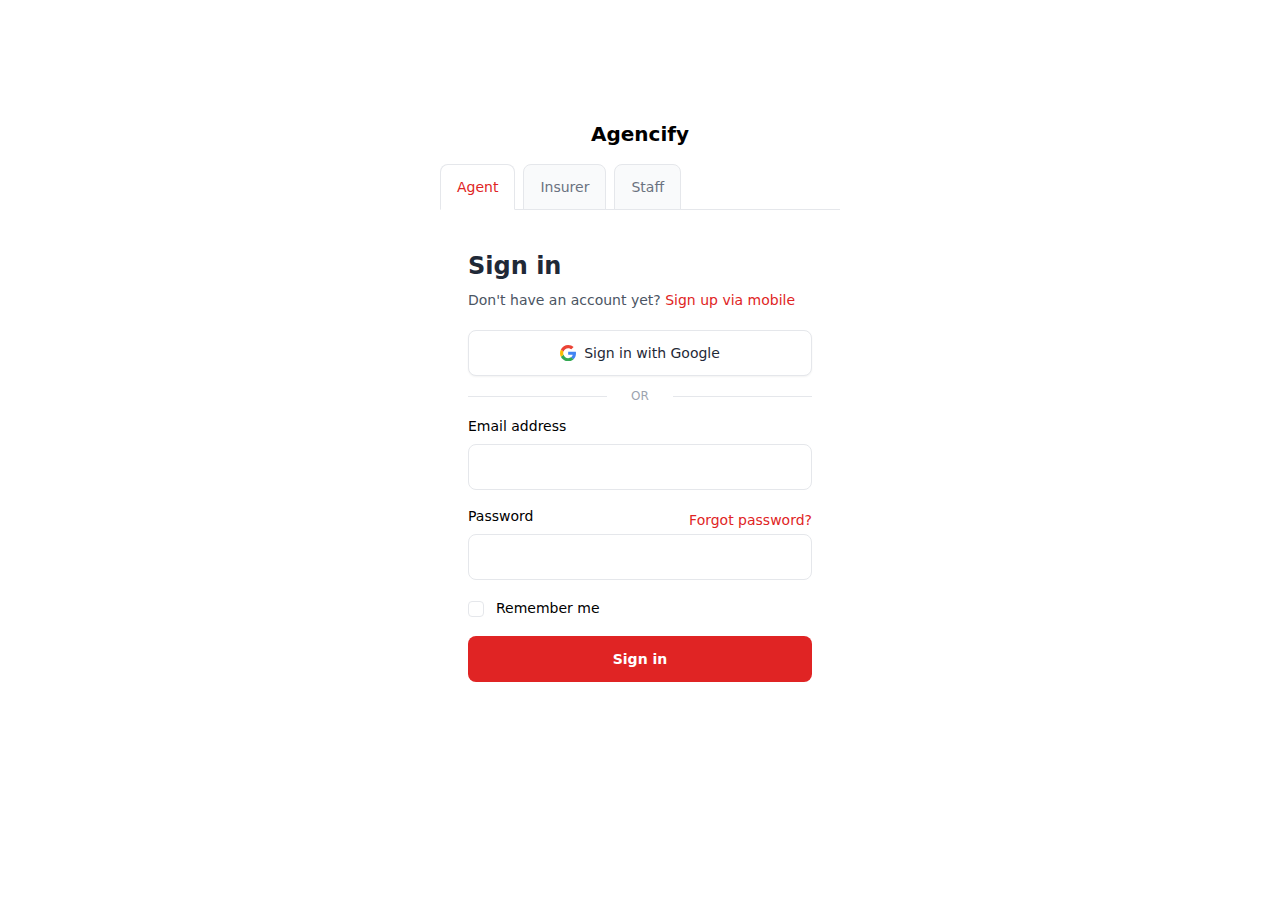
<file: login.html>
<!DOCTYPE html>
<html lang="en">

<head>
    <meta charset="UTF-8">
    <meta name="viewport" content="width=device-width, initial-scale=1.0">
    <title>Agencify-Reset Password</title>
    <link rel="stylesheet" href="output.css">
    <link rel="stylesheet" href="preline.js">
    <link rel="stylesheet" href="/">

</head>

<body class="bg-white-50 dark:bg-slate-900">

    <div class="mt-24 w-full max-w-md mx-auto p-6">
        <div class="text-center pb-4">
            <a class="flex-none text-xl font-semibold dark:text-white dark:focus:outline-none dark:focus:ring-1 dark:focus:ring-gray-600" href="#" aria-label="Brand">Agencify</a>
        </div>
        <div class="border-b border-gray-200 dark:border-gray-700">
            <nav class="flex space-x-2" aria-label="Tabs" role="tablist">
                <button type="button" class="hs-tab-active:bg-white hs-tab-active:border-b-transparent hs-tab-active:text-red-600 dark:hs-tab-active:bg-gray-800 dark:hs-tab-active:border-b-gray-800 dark:hs-tab-active:text-white -mb-px py-3 px-4 inline-flex items-center gap-x-2 bg-gray-50 text-sm font-medium text-center border text-gray-500 rounded-t-lg hover:text-gray-700 disabled:opacity-50 disabled:pointer-events-none dark:bg-gray-700 dark:border-gray-700 dark:text-gray-400 dark:focus:outline-none dark:focus:ring-1 dark:focus:ring-gray-600 active"
                    id="card-type-tab-item-1" data-hs-tab="#card-type-tab-preview" aria-controls="card-type-tab-preview" role="tab">
                Agent
              </button>
                <button type="button" class="hs-tab-active:bg-white hs-tab-active:border-b-transparent hs-tab-active:text-red-600 dark:hs-tab-active:bg-gray-800 dark:hs-tab-active:border-b-gray-800 dark:hs-tab-active:text-white -mb-px py-3 px-4 inline-flex items-center gap-x-2 bg-gray-50 text-sm font-medium text-center border text-gray-500 rounded-t-lg hover:text-gray-700 disabled:opacity-50 disabled:pointer-events-none dark:bg-gray-700 dark:border-gray-700 dark:text-gray-400 dark:focus:outline-none dark:focus:ring-1 dark:focus:ring-gray-600"
                    id="card-type-tab-item-2" data-hs-tab="#card-type-tab-2" aria-controls="card-type-tab-2" role="tab">
                Insurer
              </button>
                <button type="button" class="hs-tab-active:bg-white hs-tab-active:border-b-transparent hs-tab-active:text-red-600 dark:hs-tab-active:bg-gray-800 dark:hs-tab-active:border-b-gray-800 dark:hs-tab-active:text-white -mb-px py-3 px-4 inline-flex items-center gap-x-2 bg-gray-50 text-sm font-medium text-center border text-gray-500 rounded-t-lg hover:text-gray-700 disabled:opacity-50 disabled:pointer-events-none dark:bg-gray-700 dark:border-gray-700 dark:text-gray-400 dark:focus:outline-none dark:focus:ring-1 dark:focus:ring-gray-600"
                    id="card-type-tab-item-3" data-hs-tab="#card-type-tab-3" aria-controls="card-type-tab-3" role="tab">
                Staff
              </button>
            </nav>
        </div>

        <div class="mt-3">
            <div id="card-type-tab-preview" role="tabpanel" aria-labelledby="card-type-tab-item-1">
                <div class="p-4 sm:p-7">
                    <div class="c">
                        <h1 class="block text-2xl font-bold text-gray-800 dark:text-white">Sign in</h1>
                        <p class="mt-2 text-sm text-gray-600 dark:text-gray-400">
                            Don't have an account yet?
                            <a class="text-red-600 decoration-2 hover:underline font-medium dark:focus:outline-none dark:focus:ring-1 dark:focus:ring-gray-600" href="../playstore.html">
                          Sign up via mobile
                        </a>
                        </p>
                    </div>

                    <div class="mt-5">
                        <button type="button" class="w-full py-3 px-4 inline-flex justify-center items-center gap-x-2 text-sm font-medium rounded-lg border border-gray-200 bg-white text-gray-800 shadow-sm hover:bg-gray-50 disabled:opacity-50 disabled:pointer-events-none dark:bg-slate-900 dark:border-gray-700 dark:text-white dark:hover:bg-gray-800 dark:focus:outline-none dark:focus:ring-1 dark:focus:ring-gray-600">
                        <svg class="w-4 h-auto" width="46" height="47" viewBox="0 0 46 47" fill="none">
                          <path d="M46 24.0287C46 22.09 45.8533 20.68 45.5013 19.2112H23.4694V27.9356H36.4069C36.1429 30.1094 34.7347 33.37 31.5957 35.5731L31.5663 35.8669L38.5191 41.2719L38.9885 41.3306C43.4477 37.2181 46 31.1669 46 24.0287Z" fill="#4285F4"/>
                          <path d="M23.4694 47C29.8061 47 35.1161 44.9144 39.0179 41.3012L31.625 35.5437C29.6301 36.9244 26.9898 37.8937 23.4987 37.8937C17.2793 37.8937 12.0281 33.7812 10.1505 28.1412L9.88649 28.1706L2.61097 33.7812L2.52296 34.0456C6.36608 41.7125 14.287 47 23.4694 47Z" fill="#34A853"/>
                          <path d="M10.1212 28.1413C9.62245 26.6725 9.32908 25.1156 9.32908 23.5C9.32908 21.8844 9.62245 20.3275 10.0918 18.8588V18.5356L2.75765 12.8369L2.52296 12.9544C0.909439 16.1269 0 19.7106 0 23.5C0 27.2894 0.909439 30.8731 2.49362 34.0456L10.1212 28.1413Z" fill="#FBBC05"/>
                          <path d="M23.4694 9.07688C27.8699 9.07688 30.8622 10.9863 32.5344 12.5725L39.1645 6.11C35.0867 2.32063 29.8061 0 23.4694 0C14.287 0 6.36607 5.2875 2.49362 12.9544L10.0918 18.8588C11.9987 13.1894 17.25 9.07688 23.4694 9.07688Z" fill="#EB4335"/>
                        </svg>
                        Sign in with Google
                      </button>

                        <div class="py-3 flex items-center text-xs text-gray-400 uppercase before:flex-[1_1_0%] before:border-t before:border-gray-200 before:me-6 after:flex-[1_1_0%] after:border-t after:border-gray-200 after:ms-6 dark:text-gray-500 dark:before:border-gray-600 dark:after:border-gray-600">Or</div>

                        <!-- Form -->
                        <form>
                            <div class="grid gap-y-4">
                                <!-- Form Group -->
                                <div>
                                    <label for="email" class="block text-sm mb-2 dark:text-white">Email address</label>
                                    <div class="relative">
                                        <input type="email" id="email" name="email" class="py-3 px-4 block w-full border-gray-200 rounded-lg text-sm focus:border-red-500 focus:ring-red-500 disabled:opacity-50 disabled:pointer-events-none dark:bg-slate-900 dark:border-gray-700 dark:text-gray-400 dark:focus:ring-gray-600"
                                            required aria-describedby="email-error">
                                        <div class="hidden absolute inset-y-0 end-0 pointer-events-none pe-3">
                                            <svg class="size-5 text-red-500" width="16" height="16" fill="currentColor" viewBox="0 0 16 16" aria-hidden="true">
                                  <path d="M16 8A8 8 0 1 1 0 8a8 8 0 0 1 16 0zM8 4a.905.905 0 0 0-.9.995l.35 3.507a.552.552 0 0 0 1.1 0l.35-3.507A.905.905 0 0 0 8 4zm.002 6a1 1 0 1 0 0 2 1 1 0 0 0 0-2z"/>
                                </svg>
                                        </div>
                                    </div>
                                    <p class="hidden text-xs text-red-600 mt-2" id="email-error">Please include a valid email address so we can get back to you</p>
                                </div>
                                <!-- End Form Group -->

                                <!-- Form Group -->
                                <div>
                                    <div class="flex justify-between items-center">
                                        <label for="password" class="block text-sm mb-2 dark:text-white">Password</label>
                                        <a class="text-sm text-red-600 decoration-2 hover:underline font-medium dark:focus:outline-none dark:focus:ring-1 dark:focus:ring-gray-600" href="../examples/html/recover-account.html">Forgot password?</a>
                                    </div>
                                    <div class="relative">
                                        <input type="password" id="password" name="password" class="py-3 px-4 block w-full border-gray-200 rounded-lg text-sm focus:border-red-500 focus:ring-red-500 disabled:opacity-50 disabled:pointer-events-none dark:bg-slate-900 dark:border-gray-700 dark:text-gray-400 dark:focus:ring-gray-600"
                                            required aria-describedby="password-error">
                                        <div class="hidden absolute inset-y-0 end-0 pointer-events-none pe-3">
                                            <svg class="size-5 text-red-500" width="16" height="16" fill="currentColor" viewBox="0 0 16 16" aria-hidden="true">
                                  <path d="M16 8A8 8 0 1 1 0 8a8 8 0 0 1 16 0zM8 4a.905.905 0 0 0-.9.995l.35 3.507a.552.552 0 0 0 1.1 0l.35-3.507A.905.905 0 0 0 8 4zm.002 6a1 1 0 1 0 0 2 1 1 0 0 0 0-2z"/>
                                </svg>
                                        </div>
                                    </div>
                                    <p class="hidden text-xs text-red-600 mt-2" id="password-error">8+ characters required</p>
                                </div>
                                <!-- End Form Group -->

                                <!-- Checkbox -->
                                <div class="flex items-center">
                                    <div class="flex">
                                        <input id="remember-me" name="remember-me" type="checkbox" class="shrink-0 mt-0.5 border-gray-200 rounded text-red-600 pointer-events-none focus:ring-red-500 dark:bg-gray-800 dark:border-gray-700 dark:checked:bg-red-500 dark:checked:border-red-500 dark:focus:ring-offset-gray-800">
                                    </div>
                                    <div class="ms-3">
                                        <label for="remember-me" class="text-sm dark:text-white">Remember me</label>
                                    </div>
                                </div>
                                <!-- End Checkbox -->
                                <a href="agdash.html" type="button" class="w-full py-3 px-4 inline-flex justify-center items-center gap-x-2 text-sm font-semibold rounded-lg border border-transparent bg-red-600 text-white hover:bg-red-700 disabled:opacity-50 disabled:pointer-events-none dark:focus:outline-none dark:focus:ring-1 dark:focus:ring-gray-600">Sign in</a>

                            </div>

                        </form>
                        <!-- End Form -->
                    </div>
                </div>
            </div>
            <div id="card-type-tab-2" class="hidden" role="tabpanel" aria-labelledby="card-type-tab-item-2">
                <p class="text-gray-500 dark:text-gray-400">
                    This is the <em class="font-semibold text-gray-800 dark:text-gray-200">second</em> item's tab body.
                </p>
            </div>
            <div id="card-type-tab-3" class="hidden" role="tabpanel" aria-labelledby="card-type-tab-item-3">
                <p class="text-gray-500 dark:text-gray-400">
                    This is the <em class="font-semibold text-gray-800 dark:text-gray-200">third</em> item's tab body.
                </p>
            </div>
        </div>
    </div>
    <main class="w-full max-w-md mx-auto p-6">
        <div class="mt-24">


        </div>
    </main>


</body>
<!-- ========== END MAIN CONTENT ========== -->

<script src="preline.js"></script>
</body>

</html>
</file>
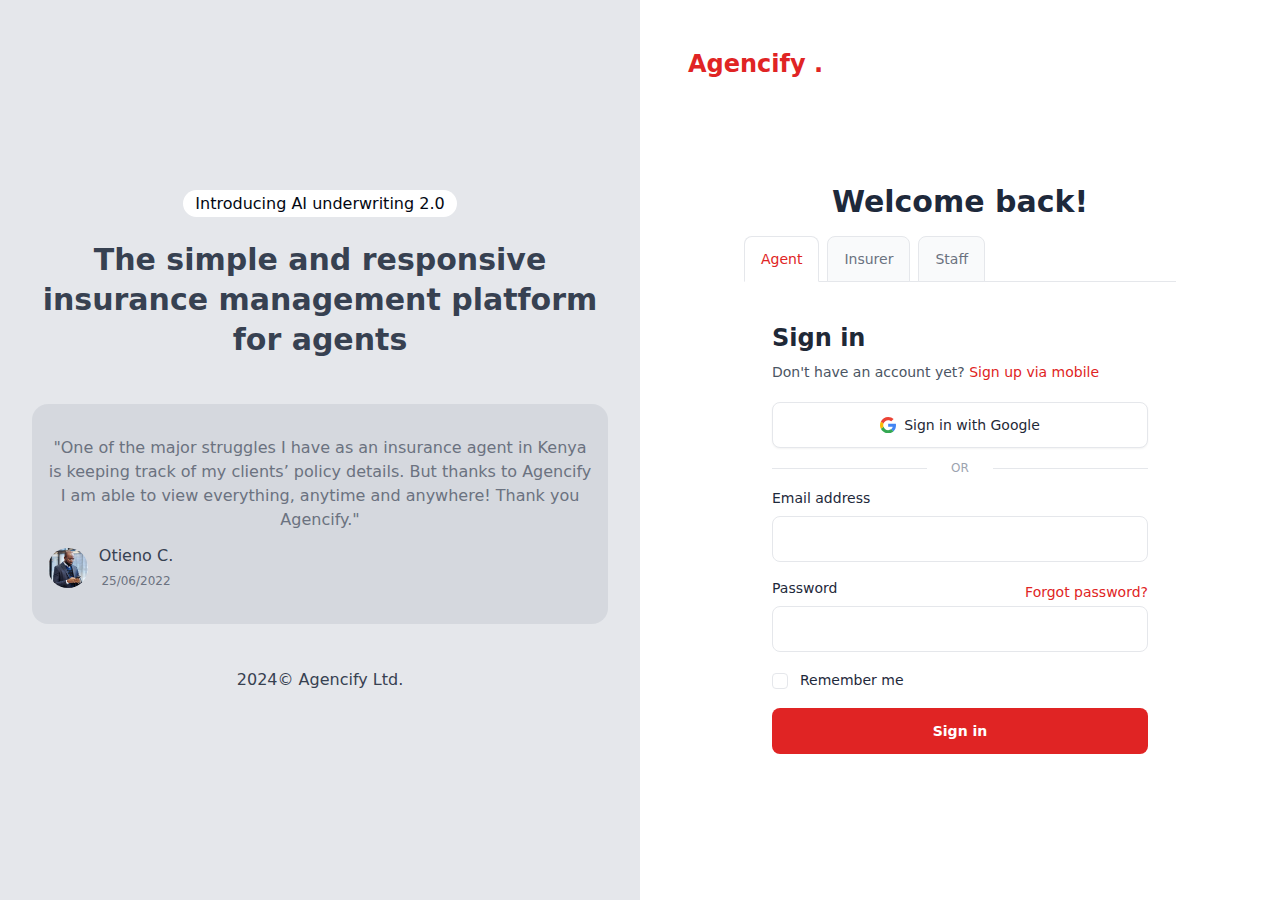
<file: logon_ag.html>
<!DOCTYPE html>
<html lang="en">

<head>
    <meta charset="UTF-8">
    <meta name="viewport" content="width=device-width, initial-scale=1.0">
    <title>Agencify-Reset Password</title>
    <link rel="stylesheet" href="output.css">
    <link rel="stylesheet" href="style.css">


</head>

<body class="bg-white-50 dark:bg-slate-900">

    <div class="flex w-screen flex-wrap text-slate-800">
        <div class="relative hidden h-screen select-none flex-col justify-center bg-gray-200 text-center md:flex md:w-1/2">
            <div class="mx-auto py-16 px-8 text-gray-700 xl:w-[40rem]">
                <span class="rounded-full bg-white px-3 py-1 font-medium text-gray-950">Introducing AI underwriting 2.0</span>
                <p class="my-6 text-3xl font-semibold leading-10">The simple and responsive insurance management platform for agents </p>

                <div class="bg-gray-300/80 rounded-2xl px-4 py-8 mb-11 mt-11">
                    <p class="mb-3 text-gray-500">"One of the major struggles I have as an insurance agent in Kenya is keeping track of my clients’ policy details. But thanks to Agencify I am able to view everything, anytime and anywhere! Thank you Agencify."</p>
                    <div class="">
                        <div class="flex items-center">
                            <img class="h-10 w-10 rounded-full object-cover" src="agent.jpeg" alt="Simon Lewis" />
                            <p class="ml-0 w-24">
                                <strong class="block font-medium">Otieno C.</strong>
                                <span class="text-xs text-gray-500">25/06/2022</span>
                            </p>
                        </div>
                    </div>
                </div>

                <a href="#" class=" py-10 font-semibold tracking-wide text-white underline underline-offset-4"></a>
                <p class="mb-4">2024© Agencify Ltd.</p>
            </div>
            <!-- <img class="mx-auto w-11/12 max-w-lg rounded-lg object-cover" src="/images/SoOmmtD2P6rjV76JvJTc6.png" /> -->
        </div>
        <div class="flex w-full flex-col md:w-1/2">
            <div class="flex justify-center pt-12 md:justify-start md:pl-12">
                <a href="#" class="text-2xl font-bold text-red-600"> Agencify . </a>
            </div>

            <!-- Right: Login Form -->
            <div class="mt-24 w-full max-w-md mx-auto p-2">
                <div class="text-center pb-4">
                    <a class="flex-none text-3xl font-semibold dark:text-white dark:focus:outline-none dark:focus:ring-1 dark:focus:ring-gray-600" href="#" aria-label="Brand">Welcome back!</a>
                </div>
                <div class="border-b border-gray-200 dark:border-gray-700">
                    <nav class="flex space-x-2" aria-label="Tabs" role="tablist">
                        <button type="button" class="hs-tab-active:bg-white hs-tab-active:border-b-transparent hs-tab-active:text-red-600 dark:hs-tab-active:bg-gray-800 dark:hs-tab-active:border-b-gray-800 dark:hs-tab-active:text-white -mb-px py-3 px-4 inline-flex items-center gap-x-2 bg-gray-50 text-sm font-medium text-center border text-gray-500 rounded-t-lg hover:text-gray-700 disabled:opacity-50 disabled:pointer-events-none dark:bg-gray-700 dark:border-gray-700 dark:text-gray-400 dark:focus:outline-none dark:focus:ring-1 dark:focus:ring-gray-600 active"
                            id="card-type-tab-item-1" data-hs-tab="#card-type-tab-preview" aria-controls="card-type-tab-preview" role="tab">
            Agent
          </button>
                        <button type="button" class="hs-tab-active:bg-white hs-tab-active:border-b-transparent hs-tab-active:text-red-600 dark:hs-tab-active:bg-gray-800 dark:hs-tab-active:border-b-gray-800 dark:hs-tab-active:text-white -mb-px py-3 px-4 inline-flex items-center gap-x-2 bg-gray-50 text-sm font-medium text-center border text-gray-500 rounded-t-lg hover:text-gray-700 disabled:opacity-50 disabled:pointer-events-none dark:bg-gray-700 dark:border-gray-700 dark:text-gray-400 dark:focus:outline-none dark:focus:ring-1 dark:focus:ring-gray-600"
                            id="card-type-tab-item-2" data-hs-tab="#card-type-tab-2" aria-controls="card-type-tab-2" role="tab">
            Insurer
          </button>
                        <button type="button" class="hs-tab-active:bg-white hs-tab-active:border-b-transparent hs-tab-active:text-red-600 dark:hs-tab-active:bg-gray-800 dark:hs-tab-active:border-b-gray-800 dark:hs-tab-active:text-white -mb-px py-3 px-4 inline-flex items-center gap-x-2 bg-gray-50 text-sm font-medium text-center border text-gray-500 rounded-t-lg hover:text-gray-700 disabled:opacity-50 disabled:pointer-events-none dark:bg-gray-700 dark:border-gray-700 dark:text-gray-400 dark:focus:outline-none dark:focus:ring-1 dark:focus:ring-gray-600"
                            id="card-type-tab-item-3" data-hs-tab="#card-type-tab-3" aria-controls="card-type-tab-3" role="tab">
            Staff
          </button>
                    </nav>
                </div>

                <div class="mt-3">
                    <div id="card-type-tab-preview" role="tabpanel" aria-labelledby="card-type-tab-item-1">
                        <div class="p-4 sm:p-7">
                            <div class="c">
                                <h1 class="block text-2xl font-bold text-gray-800 dark:text-white">Sign in</h1>
                                <p class="mt-2 text-sm text-gray-600 dark:text-gray-400">
                                    Don't have an account yet?
                                    <a class="text-red-600 decoration-2 hover:underline font-medium dark:focus:outline-none dark:focus:ring-1 dark:focus:ring-gray-600" href="../examples/html/signup.html">
                      Sign up via mobile
                    </a>
                                </p>
                            </div>

                            <div class="mt-5">
                                <button type="button" class="w-full py-3 px-4 inline-flex justify-center items-center gap-x-2 text-sm font-medium rounded-lg border border-gray-200 bg-white text-gray-800 shadow-sm hover:bg-gray-50 disabled:opacity-50 disabled:pointer-events-none dark:bg-slate-900 dark:border-gray-700 dark:text-white dark:hover:bg-gray-800 dark:focus:outline-none dark:focus:ring-1 dark:focus:ring-gray-600">
                    <svg class="w-4 h-auto" width="46" height="47" viewBox="0 0 46 47" fill="none">
                      <path d="M46 24.0287C46 22.09 45.8533 20.68 45.5013 19.2112H23.4694V27.9356H36.4069C36.1429 30.1094 34.7347 33.37 31.5957 35.5731L31.5663 35.8669L38.5191 41.2719L38.9885 41.3306C43.4477 37.2181 46 31.1669 46 24.0287Z" fill="#4285F4"/>
                      <path d="M23.4694 47C29.8061 47 35.1161 44.9144 39.0179 41.3012L31.625 35.5437C29.6301 36.9244 26.9898 37.8937 23.4987 37.8937C17.2793 37.8937 12.0281 33.7812 10.1505 28.1412L9.88649 28.1706L2.61097 33.7812L2.52296 34.0456C6.36608 41.7125 14.287 47 23.4694 47Z" fill="#34A853"/>
                      <path d="M10.1212 28.1413C9.62245 26.6725 9.32908 25.1156 9.32908 23.5C9.32908 21.8844 9.62245 20.3275 10.0918 18.8588V18.5356L2.75765 12.8369L2.52296 12.9544C0.909439 16.1269 0 19.7106 0 23.5C0 27.2894 0.909439 30.8731 2.49362 34.0456L10.1212 28.1413Z" fill="#FBBC05"/>
                      <path d="M23.4694 9.07688C27.8699 9.07688 30.8622 10.9863 32.5344 12.5725L39.1645 6.11C35.0867 2.32063 29.8061 0 23.4694 0C14.287 0 6.36607 5.2875 2.49362 12.9544L10.0918 18.8588C11.9987 13.1894 17.25 9.07688 23.4694 9.07688Z" fill="#EB4335"/>
                    </svg>
                    Sign in with Google
                  </button>

                                <div class="py-3 flex items-center text-xs text-gray-400 uppercase before:flex-[1_1_0%] before:border-t before:border-gray-200 before:me-6 after:flex-[1_1_0%] after:border-t after:border-gray-200 after:ms-6 dark:text-gray-500 dark:before:border-gray-600 dark:after:border-gray-600">Or</div>

                                <!-- Form -->
                                <form>
                                    <div class="grid gap-y-4">
                                        <!-- Form Group -->
                                        <div>
                                            <label for="email" class="block text-sm mb-2 dark:text-white">Email address</label>
                                            <div class="relative">
                                                <input type="email" id="email" name="email" class="py-3 px-4 block w-full border-gray-200 rounded-lg text-sm focus:border-red-500 focus:ring-red-500 disabled:opacity-50 disabled:pointer-events-none dark:bg-slate-900 dark:border-gray-700 dark:text-gray-400 dark:focus:ring-gray-600"
                                                    required aria-describedby="email-error">
                                                <div class="hidden absolute inset-y-0 end-0 pointer-events-none pe-3">
                                                    <svg class="size-5 text-red-500" width="16" height="16" fill="currentColor" viewBox="0 0 16 16" aria-hidden="true">
                              <path d="M16 8A8 8 0 1 1 0 8a8 8 0 0 1 16 0zM8 4a.905.905 0 0 0-.9.995l.35 3.507a.552.552 0 0 0 1.1 0l.35-3.507A.905.905 0 0 0 8 4zm.002 6a1 1 0 1 0 0 2 1 1 0 0 0 0-2z"/>
                            </svg>
                                                </div>
                                            </div>
                                            <p class="hidden text-xs text-red-600 mt-2" id="email-error">Please include a valid email address so we can get back to you</p>
                                        </div>
                                        <!-- End Form Group -->

                                        <!-- Form Group -->
                                        <div>
                                            <div class="flex justify-between items-center">
                                                <label for="password" class="block text-sm mb-2 dark:text-white">Password</label>
                                                <a class="text-sm text-red-600 decoration-2 hover:underline font-medium dark:focus:outline-none dark:focus:ring-1 dark:focus:ring-gray-600" href="../examples/html/recover-account.html">Forgot password?</a>
                                            </div>
                                            <div class="relative">
                                                <input type="password" id="password" name="password" class="py-3 px-4 block w-full border-gray-200 rounded-lg text-sm focus:border-red-500 focus:ring-red-500 disabled:opacity-50 disabled:pointer-events-none dark:bg-slate-900 dark:border-gray-700 dark:text-gray-400 dark:focus:ring-gray-600"
                                                    required aria-describedby="password-error">
                                                <div class="hidden absolute inset-y-0 end-0 pointer-events-none pe-3">
                                                    <svg class="size-5 text-red-500" width="16" height="16" fill="currentColor" viewBox="0 0 16 16" aria-hidden="true">
                              <path d="M16 8A8 8 0 1 1 0 8a8 8 0 0 1 16 0zM8 4a.905.905 0 0 0-.9.995l.35 3.507a.552.552 0 0 0 1.1 0l.35-3.507A.905.905 0 0 0 8 4zm.002 6a1 1 0 1 0 0 2 1 1 0 0 0 0-2z"/>
                            </svg>
                                                </div>
                                            </div>
                                            <p class="hidden text-xs text-red-600 mt-2" id="password-error">8+ characters required</p>
                                        </div>
                                        <!-- End Form Group -->

                                        <!-- Checkbox -->
                                        <div class="flex items-center">
                                            <div class="flex">
                                                <input id="remember-me" name="remember-me" type="checkbox" class="shrink-0 mt-0.5 border-gray-200 rounded text-red-600 pointer-events-none focus:ring-red-500 dark:bg-gray-800 dark:border-gray-700 dark:checked:bg-red-500 dark:checked:border-red-500 dark:focus:ring-offset-gray-800">
                                            </div>
                                            <div class="ms-3">
                                                <label for="remember-me" class="text-sm dark:text-white">Remember me</label>
                                            </div>
                                        </div>
                                        <!-- End Checkbox -->
                                        <a href="index.html" type="button" class="w-full py-3 px-4 inline-flex justify-center items-center gap-x-2 text-sm font-semibold rounded-lg border border-transparent bg-red-600 text-white hover:bg-red-700 disabled:opacity-50 disabled:pointer-events-none dark:focus:outline-none dark:focus:ring-1 dark:focus:ring-gray-600">Sign in</a>

                                    </div>

                                </form>
                                <!-- End Form -->
                            </div>
                        </div>
                    </div>
                    <div id="card-type-tab-2" class="hidden" role="tabpanel" aria-labelledby="card-type-tab-item-2">
                        <p class="text-gray-500 dark:text-gray-400">
                            This is the <em class="font-semibold text-gray-800 dark:text-gray-200">second</em> item's tab body.
                        </p>
                    </div>
                    <div id="card-type-tab-3" class="hidden" role="tabpanel" aria-labelledby="card-type-tab-item-3">
                        <p class="text-gray-500 dark:text-gray-400">
                            This is the <em class="font-semibold text-gray-800 dark:text-gray-200">third</em> item's tab body.
                        </p>
                    </div>
                </div>
            </div>
        </div>
    </div>
    </div>




    <!-- ========== END MAIN CONTENT ========== -->

    <script src="preline.js"></script>
    <script src="flowbite.js"></script>
</body>

</html>
</file>
<file: output.css>
/*
! tailwindcss v3.4.3 | MIT License | https://tailwindcss.com
*/

/*
1. Prevent padding and border from affecting element width. (https://github.com/mozdevs/cssremedy/issues/4)
2. Allow adding a border to an element by just adding a border-width. (https://github.com/tailwindcss/tailwindcss/pull/116)
*/

*,
::before,
::after {
  box-sizing: border-box;
  /* 1 */
  border-width: 0;
  /* 2 */
  border-style: solid;
  /* 2 */
  border-color: #E5E7EB;
  /* 2 */
}

::before,
::after {
  --tw-content: '';
}

/*
1. Use a consistent sensible line-height in all browsers.
2. Prevent adjustments of font size after orientation changes in iOS.
3. Use a more readable tab size.
4. Use the user's configured `sans` font-family by default.
5. Use the user's configured `sans` font-feature-settings by default.
6. Use the user's configured `sans` font-variation-settings by default.
7. Disable tap highlights on iOS
*/

html,
:host {
  line-height: 1.5;
  /* 1 */
  -webkit-text-size-adjust: 100%;
  /* 2 */
  -moz-tab-size: 4;
  /* 3 */
  -o-tab-size: 4;
     tab-size: 4;
  /* 3 */
  font-family: ui-sans-serif, system-ui, sans-serif, "Apple Color Emoji", "Segoe UI Emoji", "Segoe UI Symbol", "Noto Color Emoji";
  /* 4 */
  font-feature-settings: normal;
  /* 5 */
  font-variation-settings: normal;
  /* 6 */
  -webkit-tap-highlight-color: transparent;
  /* 7 */
}

/*
1. Remove the margin in all browsers.
2. Inherit line-height from `html` so users can set them as a class directly on the `html` element.
*/

body {
  margin: 0;
  /* 1 */
  line-height: inherit;
  /* 2 */
}

/*
1. Add the correct height in Firefox.
2. Correct the inheritance of border color in Firefox. (https://bugzilla.mozilla.org/show_bug.cgi?id=190655)
3. Ensure horizontal rules are visible by default.
*/

hr {
  height: 0;
  /* 1 */
  color: inherit;
  /* 2 */
  border-top-width: 1px;
  /* 3 */
}

/*
Add the correct text decoration in Chrome, Edge, and Safari.
*/

abbr:where([title]) {
  -webkit-text-decoration: underline dotted;
          text-decoration: underline dotted;
}

/*
Remove the default font size and weight for headings.
*/

h1,
h2,
h3,
h4,
h5,
h6 {
  font-size: inherit;
  font-weight: inherit;
}

/*
Reset links to optimize for opt-in styling instead of opt-out.
*/

a {
  color: inherit;
  text-decoration: inherit;
}

/*
Add the correct font weight in Edge and Safari.
*/

b,
strong {
  font-weight: bolder;
}

/*
1. Use the user's configured `mono` font-family by default.
2. Use the user's configured `mono` font-feature-settings by default.
3. Use the user's configured `mono` font-variation-settings by default.
4. Correct the odd `em` font sizing in all browsers.
*/

code,
kbd,
samp,
pre {
  font-family: ui-monospace, SFMono-Regular, Menlo, Monaco, Consolas, "Liberation Mono", "Courier New", monospace;
  /* 1 */
  font-feature-settings: normal;
  /* 2 */
  font-variation-settings: normal;
  /* 3 */
  font-size: 1em;
  /* 4 */
}

/*
Add the correct font size in all browsers.
*/

small {
  font-size: 80%;
}

/*
Prevent `sub` and `sup` elements from affecting the line height in all browsers.
*/

sub,
sup {
  font-size: 75%;
  line-height: 0;
  position: relative;
  vertical-align: baseline;
}

sub {
  bottom: -0.25em;
}

sup {
  top: -0.5em;
}

/*
1. Remove text indentation from table contents in Chrome and Safari. (https://bugs.chromium.org/p/chromium/issues/detail?id=999088, https://bugs.webkit.org/show_bug.cgi?id=201297)
2. Correct table border color inheritance in all Chrome and Safari. (https://bugs.chromium.org/p/chromium/issues/detail?id=935729, https://bugs.webkit.org/show_bug.cgi?id=195016)
3. Remove gaps between table borders by default.
*/

table {
  text-indent: 0;
  /* 1 */
  border-color: inherit;
  /* 2 */
  border-collapse: collapse;
  /* 3 */
}

/*
1. Change the font styles in all browsers.
2. Remove the margin in Firefox and Safari.
3. Remove default padding in all browsers.
*/

button,
input,
optgroup,
select,
textarea {
  font-family: inherit;
  /* 1 */
  font-feature-settings: inherit;
  /* 1 */
  font-variation-settings: inherit;
  /* 1 */
  font-size: 100%;
  /* 1 */
  font-weight: inherit;
  /* 1 */
  line-height: inherit;
  /* 1 */
  letter-spacing: inherit;
  /* 1 */
  color: inherit;
  /* 1 */
  margin: 0;
  /* 2 */
  padding: 0;
  /* 3 */
}

/*
Remove the inheritance of text transform in Edge and Firefox.
*/

button,
select {
  text-transform: none;
}

/*
1. Correct the inability to style clickable types in iOS and Safari.
2. Remove default button styles.
*/

button,
input:where([type='button']),
input:where([type='reset']),
input:where([type='submit']) {
  -webkit-appearance: button;
  /* 1 */
  background-color: transparent;
  /* 2 */
  background-image: none;
  /* 2 */
}

/*
Use the modern Firefox focus style for all focusable elements.
*/

:-moz-focusring {
  outline: auto;
}

/*
Remove the additional `:invalid` styles in Firefox. (https://github.com/mozilla/gecko-dev/blob/2f9eacd9d3d995c937b4251a5557d95d494c9be1/layout/style/res/forms.css#L728-L737)
*/

:-moz-ui-invalid {
  box-shadow: none;
}

/*
Add the correct vertical alignment in Chrome and Firefox.
*/

progress {
  vertical-align: baseline;
}

/*
Correct the cursor style of increment and decrement buttons in Safari.
*/

::-webkit-inner-spin-button,
::-webkit-outer-spin-button {
  height: auto;
}

/*
1. Correct the odd appearance in Chrome and Safari.
2. Correct the outline style in Safari.
*/

[type='search'] {
  -webkit-appearance: textfield;
  /* 1 */
  outline-offset: -2px;
  /* 2 */
}

/*
Remove the inner padding in Chrome and Safari on macOS.
*/

::-webkit-search-decoration {
  -webkit-appearance: none;
}

/*
1. Correct the inability to style clickable types in iOS and Safari.
2. Change font properties to `inherit` in Safari.
*/

::-webkit-file-upload-button {
  -webkit-appearance: button;
  /* 1 */
  font: inherit;
  /* 2 */
}

/*
Add the correct display in Chrome and Safari.
*/

summary {
  display: list-item;
}

/*
Removes the default spacing and border for appropriate elements.
*/

blockquote,
dl,
dd,
h1,
h2,
h3,
h4,
h5,
h6,
hr,
figure,
p,
pre {
  margin: 0;
}

fieldset {
  margin: 0;
  padding: 0;
}

legend {
  padding: 0;
}

ol,
ul,
menu {
  list-style: none;
  margin: 0;
  padding: 0;
}

/*
Reset default styling for dialogs.
*/

dialog {
  padding: 0;
}

/*
Prevent resizing textareas horizontally by default.
*/

textarea {
  resize: vertical;
}

/*
1. Reset the default placeholder opacity in Firefox. (https://github.com/tailwindlabs/tailwindcss/issues/3300)
2. Set the default placeholder color to the user's configured gray 400 color.
*/

input::-moz-placeholder, textarea::-moz-placeholder {
  opacity: 1;
  /* 1 */
  color: #9CA3AF;
  /* 2 */
}

input::placeholder,
textarea::placeholder {
  opacity: 1;
  /* 1 */
  color: #9CA3AF;
  /* 2 */
}

/*
Set the default cursor for buttons.
*/

button,
[role="button"] {
  cursor: pointer;
}

/*
Make sure disabled buttons don't get the pointer cursor.
*/

:disabled {
  cursor: default;
}

/*
1. Make replaced elements `display: block` by default. (https://github.com/mozdevs/cssremedy/issues/14)
2. Add `vertical-align: middle` to align replaced elements more sensibly by default. (https://github.com/jensimmons/cssremedy/issues/14#issuecomment-634934210)
   This can trigger a poorly considered lint error in some tools but is included by design.
*/

img,
svg,
video,
canvas,
audio,
iframe,
embed,
object {
  display: block;
  /* 1 */
  vertical-align: middle;
  /* 2 */
}

/*
Constrain images and videos to the parent width and preserve their intrinsic aspect ratio. (https://github.com/mozdevs/cssremedy/issues/14)
*/

img,
video {
  max-width: 100%;
  height: auto;
}

/* Make elements with the HTML hidden attribute stay hidden by default */

[hidden] {
  display: none;
}

.tooltip-arrow,.tooltip-arrow:before {
  position: absolute;
  width: 8px;
  height: 8px;
  background: inherit;
}

.tooltip-arrow {
  visibility: hidden;
}

.tooltip-arrow:before {
  content: "";
  visibility: visible;
  transform: rotate(45deg);
}

[data-tooltip-style^='light'] + .tooltip > .tooltip-arrow:before {
  border-style: solid;
  border-color: #e5e7eb;
}

[data-tooltip-style^='light'] + .tooltip[data-popper-placement^='top'] > .tooltip-arrow:before {
  border-bottom-width: 1px;
  border-right-width: 1px;
}

[data-tooltip-style^='light'] + .tooltip[data-popper-placement^='right'] > .tooltip-arrow:before {
  border-bottom-width: 1px;
  border-left-width: 1px;
}

[data-tooltip-style^='light'] + .tooltip[data-popper-placement^='bottom'] > .tooltip-arrow:before {
  border-top-width: 1px;
  border-left-width: 1px;
}

[data-tooltip-style^='light'] + .tooltip[data-popper-placement^='left'] > .tooltip-arrow:before {
  border-top-width: 1px;
  border-right-width: 1px;
}

.tooltip[data-popper-placement^='top'] > .tooltip-arrow {
  bottom: -4px;
}

.tooltip[data-popper-placement^='bottom'] > .tooltip-arrow {
  top: -4px;
}

.tooltip[data-popper-placement^='left'] > .tooltip-arrow {
  right: -4px;
}

.tooltip[data-popper-placement^='right'] > .tooltip-arrow {
  left: -4px;
}

.tooltip.invisible > .tooltip-arrow:before {
  visibility: hidden;
}

[data-popper-arrow],[data-popper-arrow]:before {
  position: absolute;
  width: 8px;
  height: 8px;
  background: inherit;
}

[data-popper-arrow] {
  visibility: hidden;
}

[data-popper-arrow]:before {
  content: "";
  visibility: visible;
  transform: rotate(45deg);
}

[data-popper-arrow]:after {
  content: "";
  visibility: visible;
  transform: rotate(45deg);
  position: absolute;
  width: 9px;
  height: 9px;
  background: inherit;
}

[role="tooltip"] > [data-popper-arrow]:before {
  border-style: solid;
  border-color: #e5e7eb;
}

.dark [role="tooltip"] > [data-popper-arrow]:before {
  border-style: solid;
  border-color: #4b5563;
}

[role="tooltip"] > [data-popper-arrow]:after {
  border-style: solid;
  border-color: #e5e7eb;
}

.dark [role="tooltip"] > [data-popper-arrow]:after {
  border-style: solid;
  border-color: #4b5563;
}

[data-popover][role="tooltip"][data-popper-placement^='top'] > [data-popper-arrow]:before {
  border-bottom-width: 1px;
  border-right-width: 1px;
}

[data-popover][role="tooltip"][data-popper-placement^='top'] > [data-popper-arrow]:after {
  border-bottom-width: 1px;
  border-right-width: 1px;
}

[data-popover][role="tooltip"][data-popper-placement^='right'] > [data-popper-arrow]:before {
  border-bottom-width: 1px;
  border-left-width: 1px;
}

[data-popover][role="tooltip"][data-popper-placement^='right'] > [data-popper-arrow]:after {
  border-bottom-width: 1px;
  border-left-width: 1px;
}

[data-popover][role="tooltip"][data-popper-placement^='bottom'] > [data-popper-arrow]:before {
  border-top-width: 1px;
  border-left-width: 1px;
}

[data-popover][role="tooltip"][data-popper-placement^='bottom'] > [data-popper-arrow]:after {
  border-top-width: 1px;
  border-left-width: 1px;
}

[data-popover][role="tooltip"][data-popper-placement^='left'] > [data-popper-arrow]:before {
  border-top-width: 1px;
  border-right-width: 1px;
}

[data-popover][role="tooltip"][data-popper-placement^='left'] > [data-popper-arrow]:after {
  border-top-width: 1px;
  border-right-width: 1px;
}

[data-popover][role="tooltip"][data-popper-placement^='top'] > [data-popper-arrow] {
  bottom: -5px;
}

[data-popover][role="tooltip"][data-popper-placement^='bottom'] > [data-popper-arrow] {
  top: -5px;
}

[data-popover][role="tooltip"][data-popper-placement^='left'] > [data-popper-arrow] {
  right: -5px;
}

[data-popover][role="tooltip"][data-popper-placement^='right'] > [data-popper-arrow] {
  left: -5px;
}

[role="tooltip"].invisible > [data-popper-arrow]:before {
  visibility: hidden;
}

[role="tooltip"].invisible > [data-popper-arrow]:after {
  visibility: hidden;
}

[type='text'],[type='email'],[type='url'],[type='password'],[type='number'],[type='date'],[type='datetime-local'],[type='month'],[type='search'],[type='tel'],[type='time'],[type='week'],[multiple],textarea,select {
  -webkit-appearance: none;
     -moz-appearance: none;
          appearance: none;
  background-color: #fff;
  border-color: #6B7280;
  border-width: 1px;
  border-radius: 0px;
  padding-top: 0.5rem;
  padding-right: 0.75rem;
  padding-bottom: 0.5rem;
  padding-left: 0.75rem;
  font-size: 1rem;
  line-height: 1.5rem;
  --tw-shadow: 0 0 #0000;
}

[type='text']:focus, [type='email']:focus, [type='url']:focus, [type='password']:focus, [type='number']:focus, [type='date']:focus, [type='datetime-local']:focus, [type='month']:focus, [type='search']:focus, [type='tel']:focus, [type='time']:focus, [type='week']:focus, [multiple]:focus, textarea:focus, select:focus {
  outline: 2px solid transparent;
  outline-offset: 2px;
  --tw-ring-inset: var(--tw-empty,/*!*/ /*!*/);
  --tw-ring-offset-width: 0px;
  --tw-ring-offset-color: #fff;
  --tw-ring-color: #1C64F2;
  --tw-ring-offset-shadow: var(--tw-ring-inset) 0 0 0 var(--tw-ring-offset-width) var(--tw-ring-offset-color);
  --tw-ring-shadow: var(--tw-ring-inset) 0 0 0 calc(1px + var(--tw-ring-offset-width)) var(--tw-ring-color);
  box-shadow: var(--tw-ring-offset-shadow), var(--tw-ring-shadow), var(--tw-shadow);
  border-color: #1C64F2;
}

input::-moz-placeholder, textarea::-moz-placeholder {
  color: #6B7280;
  opacity: 1;
}

input::placeholder,textarea::placeholder {
  color: #6B7280;
  opacity: 1;
}

::-webkit-datetime-edit-fields-wrapper {
  padding: 0;
}

::-webkit-date-and-time-value {
  min-height: 1.5em;
}

select:not([size]) {
  background-image: url("data:image/svg+xml,%3csvg aria-hidden='true' xmlns='http://www.w3.org/2000/svg' fill='none' viewBox='0 0 10 6'%3e %3cpath stroke='%236B7280' stroke-linecap='round' stroke-linejoin='round' stroke-width='2' d='m1 1 4 4 4-4'/%3e %3c/svg%3e");
  background-position: right 0.75rem center;
  background-repeat: no-repeat;
  background-size: 0.75em 0.75em;
  padding-right: 2.5rem;
  -webkit-print-color-adjust: exact;
          print-color-adjust: exact;
}

:is([dir=rtl]) select:not([size]) {
  background-position: left 0.75rem center;
  padding-right: 0.75rem;
  padding-left: 0;
}

[multiple] {
  background-image: initial;
  background-position: initial;
  background-repeat: unset;
  background-size: initial;
  padding-right: 0.75rem;
  -webkit-print-color-adjust: unset;
          print-color-adjust: unset;
}

[type='checkbox'],[type='radio'] {
  -webkit-appearance: none;
     -moz-appearance: none;
          appearance: none;
  padding: 0;
  -webkit-print-color-adjust: exact;
          print-color-adjust: exact;
  display: inline-block;
  vertical-align: middle;
  background-origin: border-box;
  -webkit-user-select: none;
     -moz-user-select: none;
          user-select: none;
  flex-shrink: 0;
  height: 1rem;
  width: 1rem;
  color: #1C64F2;
  background-color: #fff;
  border-color: #6B7280;
  border-width: 1px;
  --tw-shadow: 0 0 #0000;
}

[type='checkbox'] {
  border-radius: 0px;
}

[type='radio'] {
  border-radius: 100%;
}

[type='checkbox']:focus,[type='radio']:focus {
  outline: 2px solid transparent;
  outline-offset: 2px;
  --tw-ring-inset: var(--tw-empty,/*!*/ /*!*/);
  --tw-ring-offset-width: 2px;
  --tw-ring-offset-color: #fff;
  --tw-ring-color: #1C64F2;
  --tw-ring-offset-shadow: var(--tw-ring-inset) 0 0 0 var(--tw-ring-offset-width) var(--tw-ring-offset-color);
  --tw-ring-shadow: var(--tw-ring-inset) 0 0 0 calc(2px + var(--tw-ring-offset-width)) var(--tw-ring-color);
  box-shadow: var(--tw-ring-offset-shadow), var(--tw-ring-shadow), var(--tw-shadow);
}

[type='checkbox']:checked,[type='radio']:checked,.dark [type='checkbox']:checked,.dark [type='radio']:checked {
  border-color: transparent;
  background-color: currentColor;
  background-size: 0.55em 0.55em;
  background-position: center;
  background-repeat: no-repeat;
}

[type='checkbox']:checked {
  background-image: url("data:image/svg+xml,%3csvg aria-hidden='true' xmlns='http://www.w3.org/2000/svg' fill='none' viewBox='0 0 16 12'%3e %3cpath stroke='white' stroke-linecap='round' stroke-linejoin='round' stroke-width='3' d='M1 5.917 5.724 10.5 15 1.5'/%3e %3c/svg%3e");
  background-repeat: no-repeat;
  background-size: 0.55em 0.55em;
  -webkit-print-color-adjust: exact;
          print-color-adjust: exact;
}

[type='radio']:checked {
  background-image: url("data:image/svg+xml,%3csvg viewBox='0 0 16 16' fill='white' xmlns='http://www.w3.org/2000/svg'%3e%3ccircle cx='8' cy='8' r='3'/%3e%3c/svg%3e");
  background-size: 1em 1em;
}

.dark [type='radio']:checked {
  background-image: url("data:image/svg+xml,%3csvg viewBox='0 0 16 16' fill='white' xmlns='http://www.w3.org/2000/svg'%3e%3ccircle cx='8' cy='8' r='3'/%3e%3c/svg%3e");
  background-size: 1em 1em;
}

[type='checkbox']:indeterminate {
  background-image: url("data:image/svg+xml,%3csvg aria-hidden='true' xmlns='http://www.w3.org/2000/svg' fill='none' viewBox='0 0 16 12'%3e %3cpath stroke='white' stroke-linecap='round' stroke-linejoin='round' stroke-width='3' d='M0.5 6h14'/%3e %3c/svg%3e");
  background-color: currentColor;
  border-color: transparent;
  background-position: center;
  background-repeat: no-repeat;
  background-size: 0.55em 0.55em;
  -webkit-print-color-adjust: exact;
          print-color-adjust: exact;
}

[type='checkbox']:indeterminate:hover,[type='checkbox']:indeterminate:focus {
  border-color: transparent;
  background-color: currentColor;
}

[type='file'] {
  background: unset;
  border-color: inherit;
  border-width: 0;
  border-radius: 0;
  padding: 0;
  font-size: unset;
  line-height: inherit;
}

[type='file']:focus {
  outline: 1px auto inherit;
}

input[type=file]::file-selector-button {
  color: white;
  background: #1F2937;
  border: 0;
  font-weight: 500;
  font-size: 0.875rem;
  cursor: pointer;
  padding-top: 0.625rem;
  padding-bottom: 0.625rem;
  padding-left: 2rem;
  padding-right: 1rem;
  margin-inline-start: -1rem;
  margin-inline-end: 1rem;
}

input[type=file]::file-selector-button:hover {
  background: #374151;
}

:is([dir=rtl]) input[type=file]::file-selector-button {
  padding-right: 2rem;
  padding-left: 1rem;
}

.dark input[type=file]::file-selector-button {
  color: white;
  background: #4B5563;
}

.dark input[type=file]::file-selector-button:hover {
  background: #6B7280;
}

input[type="range"]::-webkit-slider-thumb {
  height: 1.25rem;
  width: 1.25rem;
  background: #1C64F2;
  border-radius: 9999px;
  border: 0;
  appearance: none;
  -moz-appearance: none;
  -webkit-appearance: none;
  cursor: pointer;
}

input[type="range"]:disabled::-webkit-slider-thumb {
  background: #9CA3AF;
}

.dark input[type="range"]:disabled::-webkit-slider-thumb {
  background: #6B7280;
}

input[type="range"]:focus::-webkit-slider-thumb {
  outline: 2px solid transparent;
  outline-offset: 2px;
  --tw-ring-offset-shadow: var(--tw-ring-inset) 0 0 0 var(--tw-ring-offset-width) var(--tw-ring-offset-color);
  --tw-ring-shadow: var(--tw-ring-inset) 0 0 0 calc(4px + var(--tw-ring-offset-width)) var(--tw-ring-color);
  box-shadow: var(--tw-ring-offset-shadow), var(--tw-ring-shadow), var(--tw-shadow, 0 0 #0000);
  --tw-ring-opacity: 1px;
  --tw-ring-color: rgb(164 202 254 / var(--tw-ring-opacity));
}

input[type="range"]::-moz-range-thumb {
  height: 1.25rem;
  width: 1.25rem;
  background: #1C64F2;
  border-radius: 9999px;
  border: 0;
  appearance: none;
  -moz-appearance: none;
  -webkit-appearance: none;
  cursor: pointer;
}

input[type="range"]:disabled::-moz-range-thumb {
  background: #9CA3AF;
}

.dark input[type="range"]:disabled::-moz-range-thumb {
  background: #6B7280;
}

input[type="range"]::-moz-range-progress {
  background: #3F83F8;
}

input[type="range"]::-ms-fill-lower {
  background: #3F83F8;
}

.toggle-bg:after {
  content: "";
  position: absolute;
  top: 0.125rem;
  left: 0.125rem;
  background: white;
  border-color: #D1D5DB;
  border-width: 1px;
  border-radius: 9999px;
  height: 1.25rem;
  width: 1.25rem;
  transition-property: background-color,border-color,color,fill,stroke,opacity,box-shadow,transform,filter,backdrop-filter,-webkit-backdrop-filter;
  transition-duration: .15s;
  box-shadow: var(--tw-ring-inset) 0 0 0 calc(0px + var(--tw-ring-offset-width)) var(--tw-ring-color);
}

input:checked + .toggle-bg:after {
  transform: translateX(100%);;
  border-color: white;
}

input:checked + .toggle-bg {
  background: #1C64F2;
  border-color: #1C64F2;
}

*, ::before, ::after {
  --tw-border-spacing-x: 0;
  --tw-border-spacing-y: 0;
  --tw-translate-x: 0;
  --tw-translate-y: 0;
  --tw-rotate: 0;
  --tw-skew-x: 0;
  --tw-skew-y: 0;
  --tw-scale-x: 1;
  --tw-scale-y: 1;
  --tw-pan-x:  ;
  --tw-pan-y:  ;
  --tw-pinch-zoom:  ;
  --tw-scroll-snap-strictness: proximity;
  --tw-gradient-from-position:  ;
  --tw-gradient-via-position:  ;
  --tw-gradient-to-position:  ;
  --tw-ordinal:  ;
  --tw-slashed-zero:  ;
  --tw-numeric-figure:  ;
  --tw-numeric-spacing:  ;
  --tw-numeric-fraction:  ;
  --tw-ring-inset:  ;
  --tw-ring-offset-width: 0px;
  --tw-ring-offset-color: #fff;
  --tw-ring-color: rgb(63 131 248 / 0.5);
  --tw-ring-offset-shadow: 0 0 #0000;
  --tw-ring-shadow: 0 0 #0000;
  --tw-shadow: 0 0 #0000;
  --tw-shadow-colored: 0 0 #0000;
  --tw-blur:  ;
  --tw-brightness:  ;
  --tw-contrast:  ;
  --tw-grayscale:  ;
  --tw-hue-rotate:  ;
  --tw-invert:  ;
  --tw-saturate:  ;
  --tw-sepia:  ;
  --tw-drop-shadow:  ;
  --tw-backdrop-blur:  ;
  --tw-backdrop-brightness:  ;
  --tw-backdrop-contrast:  ;
  --tw-backdrop-grayscale:  ;
  --tw-backdrop-hue-rotate:  ;
  --tw-backdrop-invert:  ;
  --tw-backdrop-opacity:  ;
  --tw-backdrop-saturate:  ;
  --tw-backdrop-sepia:  ;
  --tw-contain-size:  ;
  --tw-contain-layout:  ;
  --tw-contain-paint:  ;
  --tw-contain-style:  ;
}

::backdrop {
  --tw-border-spacing-x: 0;
  --tw-border-spacing-y: 0;
  --tw-translate-x: 0;
  --tw-translate-y: 0;
  --tw-rotate: 0;
  --tw-skew-x: 0;
  --tw-skew-y: 0;
  --tw-scale-x: 1;
  --tw-scale-y: 1;
  --tw-pan-x:  ;
  --tw-pan-y:  ;
  --tw-pinch-zoom:  ;
  --tw-scroll-snap-strictness: proximity;
  --tw-gradient-from-position:  ;
  --tw-gradient-via-position:  ;
  --tw-gradient-to-position:  ;
  --tw-ordinal:  ;
  --tw-slashed-zero:  ;
  --tw-numeric-figure:  ;
  --tw-numeric-spacing:  ;
  --tw-numeric-fraction:  ;
  --tw-ring-inset:  ;
  --tw-ring-offset-width: 0px;
  --tw-ring-offset-color: #fff;
  --tw-ring-color: rgb(63 131 248 / 0.5);
  --tw-ring-offset-shadow: 0 0 #0000;
  --tw-ring-shadow: 0 0 #0000;
  --tw-shadow: 0 0 #0000;
  --tw-shadow-colored: 0 0 #0000;
  --tw-blur:  ;
  --tw-brightness:  ;
  --tw-contrast:  ;
  --tw-grayscale:  ;
  --tw-hue-rotate:  ;
  --tw-invert:  ;
  --tw-saturate:  ;
  --tw-sepia:  ;
  --tw-drop-shadow:  ;
  --tw-backdrop-blur:  ;
  --tw-backdrop-brightness:  ;
  --tw-backdrop-contrast:  ;
  --tw-backdrop-grayscale:  ;
  --tw-backdrop-hue-rotate:  ;
  --tw-backdrop-invert:  ;
  --tw-backdrop-opacity:  ;
  --tw-backdrop-saturate:  ;
  --tw-backdrop-sepia:  ;
  --tw-contain-size:  ;
  --tw-contain-layout:  ;
  --tw-contain-paint:  ;
  --tw-contain-style:  ;
}

.container {
  width: 100%;
}

@media (min-width: 640px) {
  .container {
    max-width: 640px;
  }
}

@media (min-width: 768px) {
  .container {
    max-width: 768px;
  }
}

@media (min-width: 1024px) {
  .container {
    max-width: 1024px;
  }
}

@media (min-width: 1280px) {
  .container {
    max-width: 1280px;
  }
}

@media (min-width: 1536px) {
  .container {
    max-width: 1536px;
  }
}

.sr-only {
  position: absolute;
  width: 1px;
  height: 1px;
  padding: 0;
  margin: -1px;
  overflow: hidden;
  clip: rect(0, 0, 0, 0);
  white-space: nowrap;
  border-width: 0;
}

.pointer-events-none {
  pointer-events: none;
}

.visible {
  visibility: visible;
}

.invisible {
  visibility: hidden;
}

.collapse {
  visibility: collapse;
}

.static {
  position: static;
}

.fixed {
  position: fixed;
}

.absolute {
  position: absolute;
}

.relative {
  position: relative;
}

.sticky {
  position: sticky;
}

.inset-0 {
  inset: 0px;
}

.inset-x-0 {
  left: 0px;
  right: 0px;
}

.inset-y-0 {
  top: 0px;
  bottom: 0px;
}

.bottom-0 {
  bottom: 0px;
}

.bottom-\[60px\] {
  bottom: 60px;
}

.bottom-full {
  bottom: 100%;
}

.end-0 {
  inset-inline-end: 0px;
}

.end-2 {
  inset-inline-end: 0.5rem;
}

.left-0 {
  left: 0px;
}

.right-0 {
  right: 0px;
}

.start-0 {
  inset-inline-start: 0px;
}

.top-0 {
  top: 0px;
}

.top-1\/2 {
  top: 50%;
}

.top-2 {
  top: 0.5rem;
}

.top-full {
  top: 100%;
}

.-right-1 {
  right: -0.25rem;
}

.-top-px {
  top: -1px;
}

.z-10 {
  z-index: 10;
}

.z-20 {
  z-index: 20;
}

.z-30 {
  z-index: 30;
}

.z-40 {
  z-index: 40;
}

.z-50 {
  z-index: 50;
}

.z-\[1\] {
  z-index: 1;
}

.z-\[48\] {
  z-index: 48;
}

.z-\[60\] {
  z-index: 60;
}

.z-\[80\] {
  z-index: 80;
}

.col-span-2 {
  grid-column: span 2 / span 2;
}

.col-span-full {
  grid-column: 1 / -1;
}

.-m-1 {
  margin: -0.25rem;
}

.-m-1\.5 {
  margin: -0.375rem;
}

.-m-2 {
  margin: -0.5rem;
}

.m-0 {
  margin: 0px;
}

.m-1 {
  margin: 0.25rem;
}

.m-3 {
  margin: 0.75rem;
}

.-mx-2 {
  margin-left: -0.5rem;
  margin-right: -0.5rem;
}

.-my-2 {
  margin-top: -0.5rem;
  margin-bottom: -0.5rem;
}

.-my-3 {
  margin-top: -0.75rem;
  margin-bottom: -0.75rem;
}

.-my-7 {
  margin-top: -1.75rem;
  margin-bottom: -1.75rem;
}

.mx-3 {
  margin-left: 0.75rem;
  margin-right: 0.75rem;
}

.mx-4 {
  margin-left: 1rem;
  margin-right: 1rem;
}

.mx-auto {
  margin-left: auto;
  margin-right: auto;
}

.my-2 {
  margin-top: 0.5rem;
  margin-bottom: 0.5rem;
}

.my-6 {
  margin-top: 1.5rem;
  margin-bottom: 1.5rem;
}

.-mx-4 {
  margin-left: -1rem;
  margin-right: -1rem;
}

.-mb-px {
  margin-bottom: -1px;
}

.-mr-2 {
  margin-right: -0.5rem;
}

.-ms-\[\.3125rem\] {
  margin-inline-start: -.3125rem;
}

.-ms-px {
  margin-inline-start: -1px;
}

.-mt-10 {
  margin-top: -2.5rem;
}

.-mt-px {
  margin-top: -1px;
}

.mb-1 {
  margin-bottom: 0.25rem;
}

.mb-10 {
  margin-bottom: 2.5rem;
}

.mb-11 {
  margin-bottom: 2.75rem;
}

.mb-2 {
  margin-bottom: 0.5rem;
}

.mb-3 {
  margin-bottom: 0.75rem;
}

.mb-4 {
  margin-bottom: 1rem;
}

.mb-6 {
  margin-bottom: 1.5rem;
}

.mb-8 {
  margin-bottom: 2rem;
}

.me-2 {
  margin-inline-end: 0.5rem;
}

.me-5 {
  margin-inline-end: 1.25rem;
}

.ml-0 {
  margin-left: 0px;
}

.ml-3 {
  margin-left: 0.75rem;
}

.ml-4 {
  margin-left: 1rem;
}

.ml-5 {
  margin-left: 1.25rem;
}

.ml-6 {
  margin-left: 1.5rem;
}

.ml-auto {
  margin-left: auto;
}

.ms-1 {
  margin-inline-start: 0.25rem;
}

.ms-2 {
  margin-inline-start: 0.5rem;
}

.ms-3 {
  margin-inline-start: 0.75rem;
}

.ms-4 {
  margin-inline-start: 1rem;
}

.ms-5 {
  margin-inline-start: 1.25rem;
}

.ms-auto {
  margin-inline-start: auto;
}

.mt-0 {
  margin-top: 0px;
}

.mt-0\.5 {
  margin-top: 0.125rem;
}

.mt-1 {
  margin-top: 0.25rem;
}

.mt-10 {
  margin-top: 2.5rem;
}

.mt-11 {
  margin-top: 2.75rem;
}

.mt-12 {
  margin-top: 3rem;
}

.mt-2 {
  margin-top: 0.5rem;
}

.mt-2\.5 {
  margin-top: 0.625rem;
}

.mt-24 {
  margin-top: 6rem;
}

.mt-3 {
  margin-top: 0.75rem;
}

.mt-4 {
  margin-top: 1rem;
}

.mt-5 {
  margin-top: 1.25rem;
}

.mt-6 {
  margin-top: 1.5rem;
}

.mt-7 {
  margin-top: 1.75rem;
}

.mt-8 {
  margin-top: 2rem;
}

.mr-3 {
  margin-right: 0.75rem;
}

.mr-4 {
  margin-right: 1rem;
}

.mr-auto {
  margin-right: auto;
}

.mt-auto {
  margin-top: auto;
}

.ml-2 {
  margin-left: 0.5rem;
}

.mr-1 {
  margin-right: 0.25rem;
}

.mr-1\.5 {
  margin-right: 0.375rem;
}

.ms-2\.5 {
  margin-inline-start: 0.625rem;
}

.-ms-1 {
  margin-inline-start: -0.25rem;
}

.me-1 {
  margin-inline-end: 0.25rem;
}

.block {
  display: block;
}

.inline-block {
  display: inline-block;
}

.inline {
  display: inline;
}

.flex {
  display: flex;
}

.inline-flex {
  display: inline-flex;
}

.table {
  display: table;
}

.flow-root {
  display: flow-root;
}

.grid {
  display: grid;
}

.hidden {
  display: none;
}

.size-10 {
  width: 2.5rem;
  height: 2.5rem;
}

.size-16 {
  width: 4rem;
  height: 4rem;
}

.size-2 {
  width: 0.5rem;
  height: 0.5rem;
}

.size-2\.5 {
  width: 0.625rem;
  height: 0.625rem;
}

.size-3 {
  width: 0.75rem;
  height: 0.75rem;
}

.size-3\.5 {
  width: 0.875rem;
  height: 0.875rem;
}

.size-4 {
  width: 1rem;
  height: 1rem;
}

.size-5 {
  width: 1.25rem;
  height: 1.25rem;
}

.size-6 {
  width: 1.5rem;
  height: 1.5rem;
}

.size-7 {
  width: 1.75rem;
  height: 1.75rem;
}

.size-9 {
  width: 2.25rem;
  height: 2.25rem;
}

.size-\[38px\] {
  width: 38px;
  height: 38px;
}

.size-\[46px\] {
  width: 46px;
  height: 46px;
}

.size-full {
  width: 100%;
  height: 100%;
}

.size-px {
  width: 1px;
  height: 1px;
}

.h-10 {
  height: 2.5rem;
}

.h-16 {
  height: 4rem;
}

.h-4 {
  height: 1rem;
}

.h-5 {
  height: 1.25rem;
}

.h-6 {
  height: 1.5rem;
}

.h-7 {
  height: 1.75rem;
}

.h-9 {
  height: 2.25rem;
}

.h-\[2\.375rem\] {
  height: 2.375rem;
}

.h-auto {
  height: auto;
}

.h-full {
  height: 100%;
}

.h-screen {
  height: 100vh;
}

.h-12 {
  height: 3rem;
}

.h-8 {
  height: 2rem;
}

.h-2 {
  height: 0.5rem;
}

.h-2\.5 {
  height: 0.625rem;
}

.h-3 {
  height: 0.75rem;
}

.h-3\.5 {
  height: 0.875rem;
}

.h-\[calc\(100\%-1rem\)\] {
  height: calc(100% - 1rem);
}

.max-h-\[75vh\] {
  max-height: 75vh;
}

.max-h-full {
  max-height: 100%;
}

.min-h-\[400px\] {
  min-height: 400px;
}

.w-1\/2 {
  width: 50%;
}

.w-10 {
  width: 2.5rem;
}

.w-11\/12 {
  width: 91.666667%;
}

.w-16 {
  width: 4rem;
}

.w-20 {
  width: 5rem;
}

.w-24 {
  width: 6rem;
}

.w-28 {
  width: 7rem;
}

.w-4 {
  width: 1rem;
}

.w-40 {
  width: 10rem;
}

.w-5 {
  width: 1.25rem;
}

.w-6 {
  width: 1.5rem;
}

.w-64 {
  width: 16rem;
}

.w-72 {
  width: 18rem;
}

.w-\[2\.375rem\] {
  width: 2.375rem;
}

.w-\[3\.25rem\] {
  width: 3.25rem;
}

.w-\[calc\(100\%-2rem\)\] {
  width: calc(100% - 2rem);
}

.w-full {
  width: 100%;
}

.w-screen {
  width: 100vw;
}

.w-12 {
  width: 3rem;
}

.w-9 {
  width: 2.25rem;
}

.w-auto {
  width: auto;
}

.w-2 {
  width: 0.5rem;
}

.w-2\.5 {
  width: 0.625rem;
}

.w-8 {
  width: 2rem;
}

.w-44 {
  width: 11rem;
}

.w-3 {
  width: 0.75rem;
}

.w-3\.5 {
  width: 0.875rem;
}

.w-7 {
  width: 1.75rem;
}

.min-w-0 {
  min-width: 0px;
}

.min-w-40 {
  min-width: 10rem;
}

.min-w-60 {
  min-width: 15rem;
}

.min-w-full {
  min-width: 100%;
}

.max-w-3xl {
  max-width: 48rem;
}

.max-w-4xl {
  max-width: 56rem;
}

.max-w-5xl {
  max-width: 64rem;
}

.max-w-6xl {
  max-width: 72rem;
}

.max-w-7xl {
  max-width: 80rem;
}

.max-w-\[85rem\] {
  max-width: 85rem;
}

.max-w-full {
  max-width: 100%;
}

.max-w-lg {
  max-width: 32rem;
}

.max-w-md {
  max-width: 28rem;
}

.max-w-sm {
  max-width: 24rem;
}

.max-w-xl {
  max-width: 36rem;
}

.max-w-xs {
  max-width: 20rem;
}

.flex-1 {
  flex: 1 1 0%;
}

.flex-auto {
  flex: 1 1 auto;
}

.flex-none {
  flex: none;
}

.flex-shrink {
  flex-shrink: 1;
}

.flex-shrink-0 {
  flex-shrink: 0;
}

.shrink-0 {
  flex-shrink: 0;
}

.flex-grow {
  flex-grow: 1;
}

.grow {
  flex-grow: 1;
}

.basis-full {
  flex-basis: 100%;
}

.-translate-x-full {
  --tw-translate-x: -100%;
  transform: translate(var(--tw-translate-x), var(--tw-translate-y)) rotate(var(--tw-rotate)) skewX(var(--tw-skew-x)) skewY(var(--tw-skew-y)) scaleX(var(--tw-scale-x)) scaleY(var(--tw-scale-y));
}

.-translate-y-1\/2 {
  --tw-translate-y: -50%;
  transform: translate(var(--tw-translate-x), var(--tw-translate-y)) rotate(var(--tw-rotate)) skewX(var(--tw-skew-x)) skewY(var(--tw-skew-y)) scaleX(var(--tw-scale-x)) scaleY(var(--tw-scale-y));
}

.-translate-y-full {
  --tw-translate-y: -100%;
  transform: translate(var(--tw-translate-x), var(--tw-translate-y)) rotate(var(--tw-rotate)) skewX(var(--tw-skew-x)) skewY(var(--tw-skew-y)) scaleX(var(--tw-scale-x)) scaleY(var(--tw-scale-y));
}

.translate-x-0 {
  --tw-translate-x: 0px;
  transform: translate(var(--tw-translate-x), var(--tw-translate-y)) rotate(var(--tw-rotate)) skewX(var(--tw-skew-x)) skewY(var(--tw-skew-y)) scaleX(var(--tw-scale-x)) scaleY(var(--tw-scale-y));
}

.translate-x-full {
  --tw-translate-x: 100%;
  transform: translate(var(--tw-translate-x), var(--tw-translate-y)) rotate(var(--tw-rotate)) skewX(var(--tw-skew-x)) skewY(var(--tw-skew-y)) scaleX(var(--tw-scale-x)) scaleY(var(--tw-scale-y));
}

.translate-y-full {
  --tw-translate-y: 100%;
  transform: translate(var(--tw-translate-x), var(--tw-translate-y)) rotate(var(--tw-rotate)) skewX(var(--tw-skew-x)) skewY(var(--tw-skew-y)) scaleX(var(--tw-scale-x)) scaleY(var(--tw-scale-y));
}

.rotate-180 {
  --tw-rotate: 180deg;
  transform: translate(var(--tw-translate-x), var(--tw-translate-y)) rotate(var(--tw-rotate)) skewX(var(--tw-skew-x)) skewY(var(--tw-skew-y)) scaleX(var(--tw-scale-x)) scaleY(var(--tw-scale-y));
}

.transform {
  transform: translate(var(--tw-translate-x), var(--tw-translate-y)) rotate(var(--tw-rotate)) skewX(var(--tw-skew-x)) skewY(var(--tw-skew-y)) scaleX(var(--tw-scale-x)) scaleY(var(--tw-scale-y));
}

.transform-none {
  transform: none;
}

@keyframes spin {
  to {
    transform: rotate(360deg);
  }
}

.animate-spin {
  animation: spin 1s linear infinite;
}

.cursor-default {
  cursor: default;
}

.cursor-not-allowed {
  cursor: not-allowed;
}

.cursor-pointer {
  cursor: pointer;
}

.select-none {
  -webkit-user-select: none;
     -moz-user-select: none;
          user-select: none;
}

.resize-y {
  resize: vertical;
}

.resize {
  resize: both;
}

.appearance-none {
  -webkit-appearance: none;
     -moz-appearance: none;
          appearance: none;
}

.grid-cols-1 {
  grid-template-columns: repeat(1, minmax(0, 1fr));
}

.grid-cols-2 {
  grid-template-columns: repeat(2, minmax(0, 1fr));
}

.grid-cols-4 {
  grid-template-columns: repeat(4, minmax(0, 1fr));
}

.grid-cols-7 {
  grid-template-columns: repeat(7, minmax(0, 1fr));
}

.flex-row {
  flex-direction: row;
}

.flex-col {
  flex-direction: column;
}

.flex-wrap {
  flex-wrap: wrap;
}

.place-items-center {
  place-items: center;
}

.items-start {
  align-items: flex-start;
}

.items-end {
  align-items: flex-end;
}

.items-center {
  align-items: center;
}

.items-baseline {
  align-items: baseline;
}

.items-stretch {
  align-items: stretch;
}

.justify-start {
  justify-content: flex-start;
}

.justify-end {
  justify-content: flex-end;
}

.justify-center {
  justify-content: center;
}

.justify-between {
  justify-content: space-between;
}

.gap-1 {
  gap: 0.25rem;
}

.gap-1\.5 {
  gap: 0.375rem;
}

.gap-2 {
  gap: 0.5rem;
}

.gap-3 {
  gap: 0.75rem;
}

.gap-4 {
  gap: 1rem;
}

.gap-5 {
  gap: 1.25rem;
}

.gap-6 {
  gap: 1.5rem;
}

.gap-x-0 {
  -moz-column-gap: 0px;
       column-gap: 0px;
}

.gap-x-1 {
  -moz-column-gap: 0.25rem;
       column-gap: 0.25rem;
}

.gap-x-2 {
  -moz-column-gap: 0.5rem;
       column-gap: 0.5rem;
}

.gap-x-3 {
  -moz-column-gap: 0.75rem;
       column-gap: 0.75rem;
}

.gap-x-3\.5 {
  -moz-column-gap: 0.875rem;
       column-gap: 0.875rem;
}

.gap-x-4 {
  -moz-column-gap: 1rem;
       column-gap: 1rem;
}

.gap-x-5 {
  -moz-column-gap: 1.25rem;
       column-gap: 1.25rem;
}

.gap-x-6 {
  -moz-column-gap: 1.5rem;
       column-gap: 1.5rem;
}

.gap-x-8 {
  -moz-column-gap: 2rem;
       column-gap: 2rem;
}

.gap-y-10 {
  row-gap: 2.5rem;
}

.gap-y-3 {
  row-gap: 0.75rem;
}

.gap-y-4 {
  row-gap: 1rem;
}

.gap-y-5 {
  row-gap: 1.25rem;
}

.space-x-2 > :not([hidden]) ~ :not([hidden]) {
  --tw-space-x-reverse: 0;
  margin-right: calc(0.5rem * var(--tw-space-x-reverse));
  margin-left: calc(0.5rem * calc(1 - var(--tw-space-x-reverse)));
}

.space-x-4 > :not([hidden]) ~ :not([hidden]) {
  --tw-space-x-reverse: 0;
  margin-right: calc(1rem * var(--tw-space-x-reverse));
  margin-left: calc(1rem * calc(1 - var(--tw-space-x-reverse)));
}

.space-x-5 > :not([hidden]) ~ :not([hidden]) {
  --tw-space-x-reverse: 0;
  margin-right: calc(1.25rem * var(--tw-space-x-reverse));
  margin-left: calc(1.25rem * calc(1 - var(--tw-space-x-reverse)));
}

.space-y-1 > :not([hidden]) ~ :not([hidden]) {
  --tw-space-y-reverse: 0;
  margin-top: calc(0.25rem * calc(1 - var(--tw-space-y-reverse)));
  margin-bottom: calc(0.25rem * var(--tw-space-y-reverse));
}

.space-y-1\.5 > :not([hidden]) ~ :not([hidden]) {
  --tw-space-y-reverse: 0;
  margin-top: calc(0.375rem * calc(1 - var(--tw-space-y-reverse)));
  margin-bottom: calc(0.375rem * var(--tw-space-y-reverse));
}

.space-y-2 > :not([hidden]) ~ :not([hidden]) {
  --tw-space-y-reverse: 0;
  margin-top: calc(0.5rem * calc(1 - var(--tw-space-y-reverse)));
  margin-bottom: calc(0.5rem * var(--tw-space-y-reverse));
}

.space-y-3 > :not([hidden]) ~ :not([hidden]) {
  --tw-space-y-reverse: 0;
  margin-top: calc(0.75rem * calc(1 - var(--tw-space-y-reverse)));
  margin-bottom: calc(0.75rem * var(--tw-space-y-reverse));
}

.space-y-4 > :not([hidden]) ~ :not([hidden]) {
  --tw-space-y-reverse: 0;
  margin-top: calc(1rem * calc(1 - var(--tw-space-y-reverse)));
  margin-bottom: calc(1rem * var(--tw-space-y-reverse));
}

.space-y-6 > :not([hidden]) ~ :not([hidden]) {
  --tw-space-y-reverse: 0;
  margin-top: calc(1.5rem * calc(1 - var(--tw-space-y-reverse)));
  margin-bottom: calc(1.5rem * var(--tw-space-y-reverse));
}

.space-y-8 > :not([hidden]) ~ :not([hidden]) {
  --tw-space-y-reverse: 0;
  margin-top: calc(2rem * calc(1 - var(--tw-space-y-reverse)));
  margin-bottom: calc(2rem * var(--tw-space-y-reverse));
}

.space-x-10 > :not([hidden]) ~ :not([hidden]) {
  --tw-space-x-reverse: 0;
  margin-right: calc(2.5rem * var(--tw-space-x-reverse));
  margin-left: calc(2.5rem * calc(1 - var(--tw-space-x-reverse)));
}

.space-x-6 > :not([hidden]) ~ :not([hidden]) {
  --tw-space-x-reverse: 0;
  margin-right: calc(1.5rem * var(--tw-space-x-reverse));
  margin-left: calc(1.5rem * calc(1 - var(--tw-space-x-reverse)));
}

.divide-y > :not([hidden]) ~ :not([hidden]) {
  --tw-divide-y-reverse: 0;
  border-top-width: calc(1px * calc(1 - var(--tw-divide-y-reverse)));
  border-bottom-width: calc(1px * var(--tw-divide-y-reverse));
}

.divide-dashed > :not([hidden]) ~ :not([hidden]) {
  border-style: dashed;
}

.divide-gray-200 > :not([hidden]) ~ :not([hidden]) {
  --tw-divide-opacity: 1;
  border-color: rgb(229 231 235 / var(--tw-divide-opacity));
}

.divide-gray-100 > :not([hidden]) ~ :not([hidden]) {
  --tw-divide-opacity: 1;
  border-color: rgb(243 244 246 / var(--tw-divide-opacity));
}

.self-center {
  align-self: center;
}

.overflow-hidden {
  overflow: hidden;
}

.overflow-visible {
  overflow: visible;
}

.overflow-x-auto {
  overflow-x: auto;
}

.overflow-y-auto {
  overflow-y: auto;
}

.overflow-x-hidden {
  overflow-x: hidden;
}

.truncate {
  overflow: hidden;
  text-overflow: ellipsis;
  white-space: nowrap;
}

.whitespace-nowrap {
  white-space: nowrap;
}

.rounded {
  border-radius: 0.25rem;
}

.rounded-2xl {
  border-radius: 1rem;
}

.rounded-full {
  border-radius: 9999px;
}

.rounded-lg {
  border-radius: 0.5rem;
}

.rounded-md {
  border-radius: 0.375rem;
}

.rounded-xl {
  border-radius: 0.75rem;
}

.rounded-none {
  border-radius: 0px;
}

.rounded-b-xl {
  border-bottom-right-radius: 0.75rem;
  border-bottom-left-radius: 0.75rem;
}

.rounded-e-lg {
  border-start-end-radius: 0.5rem;
  border-end-end-radius: 0.5rem;
}

.rounded-e-md {
  border-start-end-radius: 0.375rem;
  border-end-end-radius: 0.375rem;
}

.rounded-l-lg {
  border-top-left-radius: 0.5rem;
  border-bottom-left-radius: 0.5rem;
}

.rounded-r-lg {
  border-top-right-radius: 0.5rem;
  border-bottom-right-radius: 0.5rem;
}

.rounded-s-lg {
  border-start-start-radius: 0.5rem;
  border-end-start-radius: 0.5rem;
}

.rounded-s-md {
  border-start-start-radius: 0.375rem;
  border-end-start-radius: 0.375rem;
}

.rounded-t-lg {
  border-top-left-radius: 0.5rem;
  border-top-right-radius: 0.5rem;
}

.rounded-t {
  border-top-left-radius: 0.25rem;
  border-top-right-radius: 0.25rem;
}

.border {
  border-width: 1px;
}

.border-0 {
  border-width: 0px;
}

.border-2 {
  border-width: 2px;
}

.border-y {
  border-top-width: 1px;
  border-bottom-width: 1px;
}

.border-b {
  border-bottom-width: 1px;
}

.border-b-2 {
  border-bottom-width: 2px;
}

.border-e {
  border-inline-end-width: 1px;
}

.border-t {
  border-top-width: 1px;
}

.border-r-0 {
  border-right-width: 0px;
}

.border-s-2 {
  border-inline-start-width: 2px;
}

.border-solid {
  border-style: solid;
}

.border-none {
  border-style: none;
}

.border-blue-600 {
  --tw-border-opacity: 1;
  border-color: rgb(28 100 242 / var(--tw-border-opacity));
}

.border-blue-700 {
  --tw-border-opacity: 1;
  border-color: rgb(26 86 219 / var(--tw-border-opacity));
}

.border-gray-100 {
  --tw-border-opacity: 1;
  border-color: rgb(243 244 246 / var(--tw-border-opacity));
}

.border-gray-200 {
  --tw-border-opacity: 1;
  border-color: rgb(229 231 235 / var(--tw-border-opacity));
}

.border-gray-300 {
  --tw-border-opacity: 1;
  border-color: rgb(209 213 219 / var(--tw-border-opacity));
}

.border-gray-900 {
  --tw-border-opacity: 1;
  border-color: rgb(17 24 39 / var(--tw-border-opacity));
}

.border-red-500 {
  --tw-border-opacity: 1;
  border-color: rgb(240 82 82 / var(--tw-border-opacity));
}

.border-red-600 {
  --tw-border-opacity: 1;
  border-color: rgb(224 36 36 / var(--tw-border-opacity));
}

.border-transparent {
  border-color: transparent;
}

.border-white\/\[\.05\] {
  border-color: rgb(255 255 255 / .05);
}

.border-gray-700 {
  --tw-border-opacity: 1;
  border-color: rgb(55 65 81 / var(--tw-border-opacity));
}

.border-indigo-600 {
  --tw-border-opacity: 1;
  border-color: rgb(88 80 236 / var(--tw-border-opacity));
}

.border-red-700 {
  --tw-border-opacity: 1;
  border-color: rgb(200 30 30 / var(--tw-border-opacity));
}

.border-s-gray-50 {
  --tw-border-opacity: 1;
  border-inline-start-color: rgb(249 250 251 / var(--tw-border-opacity));
}

.bg-black {
  --tw-bg-opacity: 1;
  background-color: rgb(0 0 0 / var(--tw-bg-opacity));
}

.bg-blue-600 {
  --tw-bg-opacity: 1;
  background-color: rgb(28 100 242 / var(--tw-bg-opacity));
}

.bg-blue-700 {
  --tw-bg-opacity: 1;
  background-color: rgb(26 86 219 / var(--tw-bg-opacity));
}

.bg-gray-100 {
  --tw-bg-opacity: 1;
  background-color: rgb(243 244 246 / var(--tw-bg-opacity));
}

.bg-gray-200 {
  --tw-bg-opacity: 1;
  background-color: rgb(229 231 235 / var(--tw-bg-opacity));
}

.bg-gray-300\/80 {
  background-color: rgb(209 213 219 / 0.8);
}

.bg-gray-50 {
  --tw-bg-opacity: 1;
  background-color: rgb(249 250 251 / var(--tw-bg-opacity));
}

.bg-gray-800 {
  --tw-bg-opacity: 1;
  background-color: rgb(31 41 55 / var(--tw-bg-opacity));
}

.bg-gray-900 {
  --tw-bg-opacity: 1;
  background-color: rgb(17 24 39 / var(--tw-bg-opacity));
}

.bg-gray-900\/50 {
  background-color: rgb(17 24 39 / 0.5);
}

.bg-green-200 {
  --tw-bg-opacity: 1;
  background-color: rgb(188 240 218 / var(--tw-bg-opacity));
}

.bg-orange-100 {
  --tw-bg-opacity: 1;
  background-color: rgb(254 236 220 / var(--tw-bg-opacity));
}

.bg-red-100 {
  --tw-bg-opacity: 1;
  background-color: rgb(253 232 232 / var(--tw-bg-opacity));
}

.bg-red-600 {
  --tw-bg-opacity: 1;
  background-color: rgb(224 36 36 / var(--tw-bg-opacity));
}

.bg-slate-100 {
  --tw-bg-opacity: 1;
  background-color: rgb(241 245 249 / var(--tw-bg-opacity));
}

.bg-teal-100 {
  --tw-bg-opacity: 1;
  background-color: rgb(213 245 246 / var(--tw-bg-opacity));
}

.bg-transparent {
  background-color: transparent;
}

.bg-white {
  --tw-bg-opacity: 1;
  background-color: rgb(255 255 255 / var(--tw-bg-opacity));
}

.bg-white\/50 {
  background-color: rgb(255 255 255 / 0.5);
}

.bg-white\/\[\.05\] {
  background-color: rgb(255 255 255 / .05);
}

.bg-white\/\[\.075\] {
  background-color: rgb(255 255 255 / .075);
}

.bg-gray-300 {
  --tw-bg-opacity: 1;
  background-color: rgb(209 213 219 / var(--tw-bg-opacity));
}

.bg-indigo-600 {
  --tw-bg-opacity: 1;
  background-color: rgb(88 80 236 / var(--tw-bg-opacity));
}

.bg-gray-600 {
  --tw-bg-opacity: 1;
  background-color: rgb(75 85 99 / var(--tw-bg-opacity));
}

.bg-red-700 {
  --tw-bg-opacity: 1;
  background-color: rgb(200 30 30 / var(--tw-bg-opacity));
}

.bg-\[\#050708\] {
  --tw-bg-opacity: 1;
  background-color: rgb(5 7 8 / var(--tw-bg-opacity));
}

.bg-\[\#2557D6\] {
  --tw-bg-opacity: 1;
  background-color: rgb(37 87 214 / var(--tw-bg-opacity));
}

.bg-\[\#F7BE38\] {
  --tw-bg-opacity: 1;
  background-color: rgb(247 190 56 / var(--tw-bg-opacity));
}

.bg-\[\#FF9119\] {
  --tw-bg-opacity: 1;
  background-color: rgb(255 145 25 / var(--tw-bg-opacity));
}

.bg-opacity-25 {
  --tw-bg-opacity: 0.25;
}

.bg-opacity-50 {
  --tw-bg-opacity: 0.5;
}

.bg-gradient-to-b {
  background-image: linear-gradient(to bottom, var(--tw-gradient-stops));
}

.from-red-600\/\[\.15\] {
  --tw-gradient-from: rgb(224 36 36 / .15) var(--tw-gradient-from-position);
  --tw-gradient-to: rgb(224 36 36 / 0) var(--tw-gradient-to-position);
  --tw-gradient-stops: var(--tw-gradient-from), var(--tw-gradient-to);
}

.via-transparent {
  --tw-gradient-to: rgb(0 0 0 / 0)  var(--tw-gradient-to-position);
  --tw-gradient-stops: var(--tw-gradient-from), transparent var(--tw-gradient-via-position), var(--tw-gradient-to);
}

.to-red-600 {
  --tw-gradient-to: #E02424 var(--tw-gradient-to-position);
}

.bg-clip-padding {
  background-clip: padding-box;
}

.object-contain {
  -o-object-fit: contain;
     object-fit: contain;
}

.object-cover {
  -o-object-fit: cover;
     object-fit: cover;
}

.p-1 {
  padding: 0.25rem;
}

.p-1\.5 {
  padding: 0.375rem;
}

.p-2 {
  padding: 0.5rem;
}

.p-2\.5 {
  padding: 0.625rem;
}

.p-4 {
  padding: 1rem;
}

.p-6 {
  padding: 1.5rem;
}

.p-8 {
  padding: 2rem;
}

.px-0 {
  padding-left: 0px;
  padding-right: 0px;
}

.px-1 {
  padding-left: 0.25rem;
  padding-right: 0.25rem;
}

.px-1\.5 {
  padding-left: 0.375rem;
  padding-right: 0.375rem;
}

.px-2 {
  padding-left: 0.5rem;
  padding-right: 0.5rem;
}

.px-2\.5 {
  padding-left: 0.625rem;
  padding-right: 0.625rem;
}

.px-3 {
  padding-left: 0.75rem;
  padding-right: 0.75rem;
}

.px-4 {
  padding-left: 1rem;
  padding-right: 1rem;
}

.px-5 {
  padding-left: 1.25rem;
  padding-right: 1.25rem;
}

.px-6 {
  padding-left: 1.5rem;
  padding-right: 1.5rem;
}

.px-8 {
  padding-left: 2rem;
  padding-right: 2rem;
}

.py-0 {
  padding-top: 0px;
  padding-bottom: 0px;
}

.py-0\.5 {
  padding-top: 0.125rem;
  padding-bottom: 0.125rem;
}

.py-1 {
  padding-top: 0.25rem;
  padding-bottom: 0.25rem;
}

.py-1\.5 {
  padding-top: 0.375rem;
  padding-bottom: 0.375rem;
}

.py-10 {
  padding-top: 2.5rem;
  padding-bottom: 2.5rem;
}

.py-12 {
  padding-top: 3rem;
  padding-bottom: 3rem;
}

.py-16 {
  padding-top: 4rem;
  padding-bottom: 4rem;
}

.py-2 {
  padding-top: 0.5rem;
  padding-bottom: 0.5rem;
}

.py-2\.5 {
  padding-top: 0.625rem;
  padding-bottom: 0.625rem;
}

.py-20 {
  padding-top: 5rem;
  padding-bottom: 5rem;
}

.py-24 {
  padding-top: 6rem;
  padding-bottom: 6rem;
}

.py-3 {
  padding-top: 0.75rem;
  padding-bottom: 0.75rem;
}

.py-4 {
  padding-top: 1rem;
  padding-bottom: 1rem;
}

.py-5 {
  padding-top: 1.25rem;
  padding-bottom: 1.25rem;
}

.py-6 {
  padding-top: 1.5rem;
  padding-bottom: 1.5rem;
}

.py-7 {
  padding-top: 1.75rem;
  padding-bottom: 1.75rem;
}

.py-8 {
  padding-top: 2rem;
  padding-bottom: 2rem;
}

.py-\[0\.32rem\] {
  padding-top: 0.32rem;
  padding-bottom: 0.32rem;
}

.py-3\.5 {
  padding-top: 0.875rem;
  padding-bottom: 0.875rem;
}

.pb-10 {
  padding-bottom: 2.5rem;
}

.pb-12 {
  padding-bottom: 3rem;
}

.pb-24 {
  padding-bottom: 6rem;
}

.pb-4 {
  padding-bottom: 1rem;
}

.pb-6 {
  padding-bottom: 1.5rem;
}

.pe-11 {
  padding-inline-end: 2.75rem;
}

.pe-3 {
  padding-inline-end: 0.75rem;
}

.pe-9 {
  padding-inline-end: 2.25rem;
}

.pl-32 {
  padding-left: 8rem;
}

.pl-4 {
  padding-left: 1rem;
}

.pr-10 {
  padding-right: 2.5rem;
}

.ps-11 {
  padding-inline-start: 2.75rem;
}

.ps-2 {
  padding-inline-start: 0.5rem;
}

.ps-3 {
  padding-inline-start: 0.75rem;
}

.ps-4 {
  padding-inline-start: 1rem;
}

.ps-6 {
  padding-inline-start: 1.5rem;
}

.pt-1 {
  padding-top: 0.25rem;
}

.pt-10 {
  padding-top: 2.5rem;
}

.pt-12 {
  padding-top: 3rem;
}

.pt-2 {
  padding-top: 0.5rem;
}

.pt-24 {
  padding-top: 6rem;
}

.pt-3 {
  padding-top: 0.75rem;
}

.pt-5 {
  padding-top: 1.25rem;
}

.pt-6 {
  padding-top: 1.5rem;
}

.pt-7 {
  padding-top: 1.75rem;
}

.pb-1 {
  padding-bottom: 0.25rem;
}

.pl-10 {
  padding-left: 2.5rem;
}

.pl-3 {
  padding-left: 0.75rem;
}

.pr-3 {
  padding-right: 0.75rem;
}

.pl-1 {
  padding-left: 0.25rem;
}

.pl-11 {
  padding-left: 2.75rem;
}

.pr-4 {
  padding-right: 1rem;
}

.ps-10 {
  padding-inline-start: 2.5rem;
}

.pt-9 {
  padding-top: 2.25rem;
}

.pb-3 {
  padding-bottom: 0.75rem;
}

.pb-2 {
  padding-bottom: 0.5rem;
}

.text-left {
  text-align: left;
}

.text-center {
  text-align: center;
}

.text-right {
  text-align: right;
}

.text-start {
  text-align: start;
}

.text-end {
  text-align: end;
}

.align-middle {
  vertical-align: middle;
}

.text-2xl {
  font-size: 1.5rem;
  line-height: 2rem;
}

.text-3xl {
  font-size: 1.875rem;
  line-height: 2.25rem;
}

.text-4xl {
  font-size: 2.25rem;
  line-height: 2.5rem;
}

.text-base {
  font-size: 1rem;
  line-height: 1.5rem;
}

.text-lg {
  font-size: 1.125rem;
  line-height: 1.75rem;
}

.text-sm {
  font-size: 0.875rem;
  line-height: 1.25rem;
}

.text-xl {
  font-size: 1.25rem;
  line-height: 1.75rem;
}

.text-xs {
  font-size: 0.75rem;
  line-height: 1rem;
}

.font-bold {
  font-weight: 700;
}

.font-medium {
  font-weight: 500;
}

.font-normal {
  font-weight: 400;
}

.font-semibold {
  font-weight: 600;
}

.uppercase {
  text-transform: uppercase;
}

.lowercase {
  text-transform: lowercase;
}

.leading-10 {
  line-height: 2.5rem;
}

.leading-6 {
  line-height: 1.5rem;
}

.leading-9 {
  line-height: 2.25rem;
}

.leading-5 {
  line-height: 1.25rem;
}

.tracking-tight {
  letter-spacing: -0.025em;
}

.tracking-wide {
  letter-spacing: 0.025em;
}

.tracking-widest {
  letter-spacing: 0.1em;
}

.text-blue-600 {
  --tw-text-opacity: 1;
  color: rgb(28 100 242 / var(--tw-text-opacity));
}

.text-gray-200 {
  --tw-text-opacity: 1;
  color: rgb(229 231 235 / var(--tw-text-opacity));
}

.text-gray-300 {
  --tw-text-opacity: 1;
  color: rgb(209 213 219 / var(--tw-text-opacity));
}

.text-gray-400 {
  --tw-text-opacity: 1;
  color: rgb(156 163 175 / var(--tw-text-opacity));
}

.text-gray-500 {
  --tw-text-opacity: 1;
  color: rgb(107 114 128 / var(--tw-text-opacity));
}

.text-gray-600 {
  --tw-text-opacity: 1;
  color: rgb(75 85 99 / var(--tw-text-opacity));
}

.text-gray-700 {
  --tw-text-opacity: 1;
  color: rgb(55 65 81 / var(--tw-text-opacity));
}

.text-gray-800 {
  --tw-text-opacity: 1;
  color: rgb(31 41 55 / var(--tw-text-opacity));
}

.text-gray-900 {
  --tw-text-opacity: 1;
  color: rgb(17 24 39 / var(--tw-text-opacity));
}

.text-gray-950 {
  --tw-text-opacity: 1;
  color: rgb(3 7 18 / var(--tw-text-opacity));
}

.text-green-600 {
  --tw-text-opacity: 1;
  color: rgb(5 122 85 / var(--tw-text-opacity));
}

.text-neutral-500 {
  --tw-text-opacity: 1;
  color: rgb(115 115 115 / var(--tw-text-opacity));
}

.text-orange-800 {
  --tw-text-opacity: 1;
  color: rgb(138 44 13 / var(--tw-text-opacity));
}

.text-red-500 {
  --tw-text-opacity: 1;
  color: rgb(240 82 82 / var(--tw-text-opacity));
}

.text-red-600 {
  --tw-text-opacity: 1;
  color: rgb(224 36 36 / var(--tw-text-opacity));
}

.text-red-800 {
  --tw-text-opacity: 1;
  color: rgb(155 28 28 / var(--tw-text-opacity));
}

.text-slate-700 {
  --tw-text-opacity: 1;
  color: rgb(51 65 85 / var(--tw-text-opacity));
}

.text-slate-800 {
  --tw-text-opacity: 1;
  color: rgb(30 41 59 / var(--tw-text-opacity));
}

.text-teal-800 {
  --tw-text-opacity: 1;
  color: rgb(5 80 92 / var(--tw-text-opacity));
}

.text-white {
  --tw-text-opacity: 1;
  color: rgb(255 255 255 / var(--tw-text-opacity));
}

.text-indigo-600 {
  --tw-text-opacity: 1;
  color: rgb(88 80 236 / var(--tw-text-opacity));
}

.text-green-500 {
  --tw-text-opacity: 1;
  color: rgb(14 159 110 / var(--tw-text-opacity));
}

.text-yellow-500 {
  --tw-text-opacity: 1;
  color: rgb(194 120 3 / var(--tw-text-opacity));
}

.text-\[\#626890\] {
  --tw-text-opacity: 1;
  color: rgb(98 104 144 / var(--tw-text-opacity));
}

.underline {
  text-decoration-line: underline;
}

.decoration-2 {
  text-decoration-thickness: 2px;
}

.underline-offset-4 {
  text-underline-offset: 4px;
}

.placeholder-gray-500::-moz-placeholder {
  --tw-placeholder-opacity: 1;
  color: rgb(107 114 128 / var(--tw-placeholder-opacity));
}

.placeholder-gray-500::placeholder {
  --tw-placeholder-opacity: 1;
  color: rgb(107 114 128 / var(--tw-placeholder-opacity));
}

.caret-gray-900 {
  caret-color: #111827;
}

.caret-indigo-600 {
  caret-color: #5850EC;
}

.caret-red-600 {
  caret-color: #E02424;
}

.opacity-0 {
  opacity: 0;
}

.opacity-100 {
  opacity: 1;
}

.opacity-25 {
  opacity: 0.25;
}

.opacity-75 {
  opacity: 0.75;
}

.shadow {
  --tw-shadow: 0 1px 3px 0 rgb(0 0 0 / 0.1), 0 1px 2px -1px rgb(0 0 0 / 0.1);
  --tw-shadow-colored: 0 1px 3px 0 var(--tw-shadow-color), 0 1px 2px -1px var(--tw-shadow-color);
  box-shadow: var(--tw-ring-offset-shadow, 0 0 #0000), var(--tw-ring-shadow, 0 0 #0000), var(--tw-shadow);
}

.shadow-2xl {
  --tw-shadow: 0 25px 50px -12px rgb(0 0 0 / 0.25);
  --tw-shadow-colored: 0 25px 50px -12px var(--tw-shadow-color);
  box-shadow: var(--tw-ring-offset-shadow, 0 0 #0000), var(--tw-ring-shadow, 0 0 #0000), var(--tw-shadow);
}

.shadow-lg {
  --tw-shadow: 0 10px 15px -3px rgb(0 0 0 / 0.1), 0 4px 6px -4px rgb(0 0 0 / 0.1);
  --tw-shadow-colored: 0 10px 15px -3px var(--tw-shadow-color), 0 4px 6px -4px var(--tw-shadow-color);
  box-shadow: var(--tw-ring-offset-shadow, 0 0 #0000), var(--tw-ring-shadow, 0 0 #0000), var(--tw-shadow);
}

.shadow-md {
  --tw-shadow: 0 4px 6px -1px rgb(0 0 0 / 0.1), 0 2px 4px -2px rgb(0 0 0 / 0.1);
  --tw-shadow-colored: 0 4px 6px -1px var(--tw-shadow-color), 0 2px 4px -2px var(--tw-shadow-color);
  box-shadow: var(--tw-ring-offset-shadow, 0 0 #0000), var(--tw-ring-shadow, 0 0 #0000), var(--tw-shadow);
}

.shadow-sm {
  --tw-shadow: 0 1px 2px 0 rgb(0 0 0 / 0.05);
  --tw-shadow-colored: 0 1px 2px 0 var(--tw-shadow-color);
  box-shadow: var(--tw-ring-offset-shadow, 0 0 #0000), var(--tw-ring-shadow, 0 0 #0000), var(--tw-shadow);
}

.shadow-xl {
  --tw-shadow: 0 20px 25px -5px rgb(0 0 0 / 0.1), 0 8px 10px -6px rgb(0 0 0 / 0.1);
  --tw-shadow-colored: 0 20px 25px -5px var(--tw-shadow-color), 0 8px 10px -6px var(--tw-shadow-color);
  box-shadow: var(--tw-ring-offset-shadow, 0 0 #0000), var(--tw-ring-shadow, 0 0 #0000), var(--tw-shadow);
}

.shadow-transparent {
  --tw-shadow-color: transparent;
  --tw-shadow: var(--tw-shadow-colored);
}

.outline {
  outline-style: solid;
}

.ring-1 {
  --tw-ring-offset-shadow: var(--tw-ring-inset) 0 0 0 var(--tw-ring-offset-width) var(--tw-ring-offset-color);
  --tw-ring-shadow: var(--tw-ring-inset) 0 0 0 calc(1px + var(--tw-ring-offset-width)) var(--tw-ring-color);
  box-shadow: var(--tw-ring-offset-shadow), var(--tw-ring-shadow), var(--tw-shadow, 0 0 #0000);
}

.ring-2 {
  --tw-ring-offset-shadow: var(--tw-ring-inset) 0 0 0 var(--tw-ring-offset-width) var(--tw-ring-offset-color);
  --tw-ring-shadow: var(--tw-ring-inset) 0 0 0 calc(2px + var(--tw-ring-offset-width)) var(--tw-ring-color);
  box-shadow: var(--tw-ring-offset-shadow), var(--tw-ring-shadow), var(--tw-shadow, 0 0 #0000);
}

.ring-transparent {
  --tw-ring-color: transparent;
}

.ring-white {
  --tw-ring-opacity: 1;
  --tw-ring-color: rgb(255 255 255 / var(--tw-ring-opacity));
}

.ring-black {
  --tw-ring-opacity: 1;
  --tw-ring-color: rgb(0 0 0 / var(--tw-ring-opacity));
}

.ring-opacity-5 {
  --tw-ring-opacity: 0.05;
}

.ring-offset-white {
  --tw-ring-offset-color: #ffffff;
}

.blur {
  --tw-blur: blur(8px);
  filter: var(--tw-blur) var(--tw-brightness) var(--tw-contrast) var(--tw-grayscale) var(--tw-hue-rotate) var(--tw-invert) var(--tw-saturate) var(--tw-sepia) var(--tw-drop-shadow);
}

.filter {
  filter: var(--tw-blur) var(--tw-brightness) var(--tw-contrast) var(--tw-grayscale) var(--tw-hue-rotate) var(--tw-invert) var(--tw-saturate) var(--tw-sepia) var(--tw-drop-shadow);
}

.transition {
  transition-property: color, background-color, border-color, text-decoration-color, fill, stroke, opacity, box-shadow, transform, filter, -webkit-backdrop-filter;
  transition-property: color, background-color, border-color, text-decoration-color, fill, stroke, opacity, box-shadow, transform, filter, backdrop-filter;
  transition-property: color, background-color, border-color, text-decoration-color, fill, stroke, opacity, box-shadow, transform, filter, backdrop-filter, -webkit-backdrop-filter;
  transition-timing-function: cubic-bezier(0.4, 0, 0.2, 1);
  transition-duration: 150ms;
}

.transition-\[height\] {
  transition-property: height;
  transition-timing-function: cubic-bezier(0.4, 0, 0.2, 1);
  transition-duration: 150ms;
}

.transition-\[opacity\2c margin\] {
  transition-property: opacity,margin;
  transition-timing-function: cubic-bezier(0.4, 0, 0.2, 1);
  transition-duration: 150ms;
}

.transition-all {
  transition-property: all;
  transition-timing-function: cubic-bezier(0.4, 0, 0.2, 1);
  transition-duration: 150ms;
}

.transition-colors {
  transition-property: color, background-color, border-color, text-decoration-color, fill, stroke;
  transition-timing-function: cubic-bezier(0.4, 0, 0.2, 1);
  transition-duration: 150ms;
}

.transition-opacity {
  transition-property: opacity;
  transition-timing-function: cubic-bezier(0.4, 0, 0.2, 1);
  transition-duration: 150ms;
}

.transition-transform {
  transition-property: transform;
  transition-timing-function: cubic-bezier(0.4, 0, 0.2, 1);
  transition-duration: 150ms;
}

.duration-200 {
  transition-duration: 200ms;
}

.duration-300 {
  transition-duration: 300ms;
}

.duration-\[0\.1ms\] {
  transition-duration: 0.1ms;
}

.ease-in-out {
  transition-timing-function: cubic-bezier(0.4, 0, 0.2, 1);
}

.ease-linear {
  transition-timing-function: linear;
}

.ease-out {
  transition-timing-function: cubic-bezier(0, 0, 0.2, 1);
}

.\[--adaptive\:none\] {
  --adaptive: none;
}

.\[--placement\:bottom-right\] {
  --placement: bottom-right;
}

.\[--placement\:top-left\] {
  --placement: top-left;
}

.\[--strategy\:static\] {
  --strategy: static;
}

.\[--trigger\:hover\] {
  --trigger: hover;
}

.file\:-mx-3::file-selector-button {
  margin-left: -0.75rem;
  margin-right: -0.75rem;
}

.file\:-my-\[0\.32rem\]::file-selector-button {
  margin-top: -0.32rem;
  margin-bottom: -0.32rem;
}

.file\:me-3::file-selector-button {
  margin-inline-end: 0.75rem;
}

.file\:cursor-pointer::file-selector-button {
  cursor: pointer;
}

.file\:overflow-hidden::file-selector-button {
  overflow: hidden;
}

.file\:rounded-none::file-selector-button {
  border-radius: 0px;
}

.file\:border-0::file-selector-button {
  border-width: 0px;
}

.file\:border-e::file-selector-button {
  border-inline-end-width: 1px;
}

.file\:border-solid::file-selector-button {
  border-style: solid;
}

.file\:border-inherit::file-selector-button {
  border-color: inherit;
}

.file\:bg-transparent::file-selector-button {
  background-color: transparent;
}

.file\:px-3::file-selector-button {
  padding-left: 0.75rem;
  padding-right: 0.75rem;
}

.file\:py-\[0\.32rem\]::file-selector-button {
  padding-top: 0.32rem;
  padding-bottom: 0.32rem;
}

.before\:absolute::before {
  content: var(--tw-content);
  position: absolute;
}

.before\:-top-4::before {
  content: var(--tw-content);
  top: -1rem;
}

.before\:-top-5::before {
  content: var(--tw-content);
  top: -1.25rem;
}

.before\:start-0::before {
  content: var(--tw-content);
  inset-inline-start: 0px;
}

.before\:top-0::before {
  content: var(--tw-content);
  top: 0px;
}

.before\:me-6::before {
  content: var(--tw-content);
  margin-inline-end: 1.5rem;
}

.before\:inline-block::before {
  content: var(--tw-content);
  display: inline-block;
}

.before\:size-6::before {
  content: var(--tw-content);
  width: 1.5rem;
  height: 1.5rem;
}

.before\:h-4::before {
  content: var(--tw-content);
  height: 1rem;
}

.before\:h-5::before {
  content: var(--tw-content);
  height: 1.25rem;
}

.before\:h-px::before {
  content: var(--tw-content);
  height: 1px;
}

.before\:w-full::before {
  content: var(--tw-content);
  width: 100%;
}

.before\:flex-\[1_1_0\%\]::before {
  content: var(--tw-content);
  flex: 1 1 0%;
}

.before\:translate-x-0::before {
  content: var(--tw-content);
  --tw-translate-x: 0px;
  transform: translate(var(--tw-translate-x), var(--tw-translate-y)) rotate(var(--tw-rotate)) skewX(var(--tw-skew-x)) skewY(var(--tw-skew-y)) scaleX(var(--tw-scale-x)) scaleY(var(--tw-scale-y));
}

.before\:transform::before {
  content: var(--tw-content);
  transform: translate(var(--tw-translate-x), var(--tw-translate-y)) rotate(var(--tw-rotate)) skewX(var(--tw-skew-x)) skewY(var(--tw-skew-y)) scaleX(var(--tw-scale-x)) scaleY(var(--tw-scale-y));
}

.before\:rounded-full::before {
  content: var(--tw-content);
  border-radius: 9999px;
}

.before\:border-t::before {
  content: var(--tw-content);
  border-top-width: 1px;
}

.before\:border-gray-200::before {
  content: var(--tw-content);
  --tw-border-opacity: 1;
  border-color: rgb(229 231 235 / var(--tw-border-opacity));
}

.before\:bg-gray-200::before {
  content: var(--tw-content);
  --tw-bg-opacity: 1;
  background-color: rgb(229 231 235 / var(--tw-bg-opacity));
}

.before\:bg-white::before {
  content: var(--tw-content);
  --tw-bg-opacity: 1;
  background-color: rgb(255 255 255 / var(--tw-bg-opacity));
}

.before\:shadow::before {
  content: var(--tw-content);
  --tw-shadow: 0 1px 3px 0 rgb(0 0 0 / 0.1), 0 1px 2px -1px rgb(0 0 0 / 0.1);
  --tw-shadow-colored: 0 1px 3px 0 var(--tw-shadow-color), 0 1px 2px -1px var(--tw-shadow-color);
  box-shadow: var(--tw-ring-offset-shadow, 0 0 #0000), var(--tw-ring-shadow, 0 0 #0000), var(--tw-shadow);
}

.before\:ring-0::before {
  content: var(--tw-content);
  --tw-ring-offset-shadow: var(--tw-ring-inset) 0 0 0 var(--tw-ring-offset-width) var(--tw-ring-offset-color);
  --tw-ring-shadow: var(--tw-ring-inset) 0 0 0 calc(0px + var(--tw-ring-offset-width)) var(--tw-ring-color);
  box-shadow: var(--tw-ring-offset-shadow), var(--tw-ring-shadow), var(--tw-shadow, 0 0 #0000);
}

.before\:transition::before {
  content: var(--tw-content);
  transition-property: color, background-color, border-color, text-decoration-color, fill, stroke, opacity, box-shadow, transform, filter, -webkit-backdrop-filter;
  transition-property: color, background-color, border-color, text-decoration-color, fill, stroke, opacity, box-shadow, transform, filter, backdrop-filter;
  transition-property: color, background-color, border-color, text-decoration-color, fill, stroke, opacity, box-shadow, transform, filter, backdrop-filter, -webkit-backdrop-filter;
  transition-timing-function: cubic-bezier(0.4, 0, 0.2, 1);
  transition-duration: 150ms;
}

.before\:duration-200::before {
  content: var(--tw-content);
  transition-duration: 200ms;
}

.before\:ease-in-out::before {
  content: var(--tw-content);
  transition-timing-function: cubic-bezier(0.4, 0, 0.2, 1);
}

.after\:absolute::after {
  content: var(--tw-content);
  position: absolute;
}

.after\:-bottom-4::after {
  content: var(--tw-content);
  bottom: -1rem;
}

.after\:start-0::after {
  content: var(--tw-content);
  inset-inline-start: 0px;
}

.after\:ms-6::after {
  content: var(--tw-content);
  margin-inline-start: 1.5rem;
}

.after\:h-4::after {
  content: var(--tw-content);
  height: 1rem;
}

.after\:w-full::after {
  content: var(--tw-content);
  width: 100%;
}

.after\:flex-\[1_1_0\%\]::after {
  content: var(--tw-content);
  flex: 1 1 0%;
}

.after\:border-t::after {
  content: var(--tw-content);
  border-top-width: 1px;
}

.after\:border-gray-200::after {
  content: var(--tw-content);
  --tw-border-opacity: 1;
  border-color: rgb(229 231 235 / var(--tw-border-opacity));
}

.first\:rounded-t-lg:first-child {
  border-top-left-radius: 0.5rem;
  border-top-right-radius: 0.5rem;
}

.first\:pt-0:first-child {
  padding-top: 0px;
}

.before\:first\:bg-transparent:first-child::before {
  content: var(--tw-content);
  background-color: transparent;
}

.last\:rounded-b-lg:last-child {
  border-bottom-right-radius: 0.5rem;
  border-bottom-left-radius: 0.5rem;
}

.last\:pb-0:last-child {
  padding-bottom: 0px;
}

.checked\:bg-blue-600:checked {
  --tw-bg-opacity: 1;
  background-color: rgb(28 100 242 / var(--tw-bg-opacity));
}

.checked\:bg-red-600:checked {
  --tw-bg-opacity: 1;
  background-color: rgb(224 36 36 / var(--tw-bg-opacity));
}

.checked\:bg-none:checked {
  background-image: none;
}

.checked\:before\:translate-x-full:checked::before {
  content: var(--tw-content);
  --tw-translate-x: 100%;
  transform: translate(var(--tw-translate-x), var(--tw-translate-y)) rotate(var(--tw-rotate)) skewX(var(--tw-skew-x)) skewY(var(--tw-skew-y)) scaleX(var(--tw-scale-x)) scaleY(var(--tw-scale-y));
}

.checked\:before\:bg-blue-200:checked::before {
  content: var(--tw-content);
  --tw-bg-opacity: 1;
  background-color: rgb(195 221 253 / var(--tw-bg-opacity));
}

.checked\:before\:bg-red-200:checked::before {
  content: var(--tw-content);
  --tw-bg-opacity: 1;
  background-color: rgb(251 213 213 / var(--tw-bg-opacity));
}

.hover\:border-gray-300:hover {
  --tw-border-opacity: 1;
  border-color: rgb(209 213 219 / var(--tw-border-opacity));
}

.hover\:bg-blue-700:hover {
  --tw-bg-opacity: 1;
  background-color: rgb(26 86 219 / var(--tw-bg-opacity));
}

.hover\:bg-blue-800:hover {
  --tw-bg-opacity: 1;
  background-color: rgb(30 66 159 / var(--tw-bg-opacity));
}

.hover\:bg-gray-100:hover {
  --tw-bg-opacity: 1;
  background-color: rgb(243 244 246 / var(--tw-bg-opacity));
}

.hover\:bg-gray-200:hover {
  --tw-bg-opacity: 1;
  background-color: rgb(229 231 235 / var(--tw-bg-opacity));
}

.hover\:bg-gray-300:hover {
  --tw-bg-opacity: 1;
  background-color: rgb(209 213 219 / var(--tw-bg-opacity));
}

.hover\:bg-gray-50:hover {
  --tw-bg-opacity: 1;
  background-color: rgb(249 250 251 / var(--tw-bg-opacity));
}

.hover\:bg-gray-700:hover {
  --tw-bg-opacity: 1;
  background-color: rgb(55 65 81 / var(--tw-bg-opacity));
}

.hover\:bg-red-100:hover {
  --tw-bg-opacity: 1;
  background-color: rgb(253 232 232 / var(--tw-bg-opacity));
}

.hover\:bg-red-700:hover {
  --tw-bg-opacity: 1;
  background-color: rgb(200 30 30 / var(--tw-bg-opacity));
}

.hover\:bg-white:hover {
  --tw-bg-opacity: 1;
  background-color: rgb(255 255 255 / var(--tw-bg-opacity));
}

.hover\:bg-white\/\[\.1\]:hover {
  background-color: rgb(255 255 255 / .1);
}

.hover\:bg-indigo-500:hover {
  --tw-bg-opacity: 1;
  background-color: rgb(104 117 245 / var(--tw-bg-opacity));
}

.hover\:bg-indigo-600:hover {
  --tw-bg-opacity: 1;
  background-color: rgb(88 80 236 / var(--tw-bg-opacity));
}

.hover\:bg-red-500:hover {
  --tw-bg-opacity: 1;
  background-color: rgb(240 82 82 / var(--tw-bg-opacity));
}

.hover\:bg-red-600:hover {
  --tw-bg-opacity: 1;
  background-color: rgb(224 36 36 / var(--tw-bg-opacity));
}

.hover\:bg-gray-900:hover {
  --tw-bg-opacity: 1;
  background-color: rgb(17 24 39 / var(--tw-bg-opacity));
}

.hover\:bg-red-800:hover {
  --tw-bg-opacity: 1;
  background-color: rgb(155 28 28 / var(--tw-bg-opacity));
}

.hover\:bg-\[\#050708\]\/80:hover {
  background-color: rgb(5 7 8 / 0.8);
}

.hover\:bg-\[\#2557D6\]\/90:hover {
  background-color: rgb(37 87 214 / 0.9);
}

.hover\:bg-\[\#F7BE38\]\/90:hover {
  background-color: rgb(247 190 56 / 0.9);
}

.hover\:bg-\[\#FF9119\]\/80:hover {
  background-color: rgb(255 145 25 / 0.8);
}

.hover\:text-black:hover {
  --tw-text-opacity: 1;
  color: rgb(0 0 0 / var(--tw-text-opacity));
}

.hover\:text-blue-600:hover {
  --tw-text-opacity: 1;
  color: rgb(28 100 242 / var(--tw-text-opacity));
}

.hover\:text-gray-400:hover {
  --tw-text-opacity: 1;
  color: rgb(156 163 175 / var(--tw-text-opacity));
}

.hover\:text-gray-500:hover {
  --tw-text-opacity: 1;
  color: rgb(107 114 128 / var(--tw-text-opacity));
}

.hover\:text-gray-600:hover {
  --tw-text-opacity: 1;
  color: rgb(75 85 99 / var(--tw-text-opacity));
}

.hover\:text-gray-700:hover {
  --tw-text-opacity: 1;
  color: rgb(55 65 81 / var(--tw-text-opacity));
}

.hover\:text-gray-800:hover {
  --tw-text-opacity: 1;
  color: rgb(31 41 55 / var(--tw-text-opacity));
}

.hover\:text-gray-900:hover {
  --tw-text-opacity: 1;
  color: rgb(17 24 39 / var(--tw-text-opacity));
}

.hover\:text-red-600:hover {
  --tw-text-opacity: 1;
  color: rgb(224 36 36 / var(--tw-text-opacity));
}

.hover\:text-white:hover {
  --tw-text-opacity: 1;
  color: rgb(255 255 255 / var(--tw-text-opacity));
}

.hover\:text-indigo-700:hover {
  --tw-text-opacity: 1;
  color: rgb(81 69 205 / var(--tw-text-opacity));
}

.hover\:text-red-700:hover {
  --tw-text-opacity: 1;
  color: rgb(200 30 30 / var(--tw-text-opacity));
}

.hover\:text-blue-700:hover {
  --tw-text-opacity: 1;
  color: rgb(26 86 219 / var(--tw-text-opacity));
}

.hover\:underline:hover {
  text-decoration-line: underline;
}

.hover\:shadow-red-700\/50:hover {
  --tw-shadow-color: rgb(200 30 30 / 0.5);
  --tw-shadow: var(--tw-shadow-colored);
}

.focus\:z-10:focus {
  z-index: 10;
}

.focus\:border-blue-500:focus {
  --tw-border-opacity: 1;
  border-color: rgb(63 131 248 / var(--tw-border-opacity));
}

.focus\:border-blue-600:focus {
  --tw-border-opacity: 1;
  border-color: rgb(28 100 242 / var(--tw-border-opacity));
}

.focus\:border-gray-900:focus {
  --tw-border-opacity: 1;
  border-color: rgb(17 24 39 / var(--tw-border-opacity));
}

.focus\:border-red-500:focus {
  --tw-border-opacity: 1;
  border-color: rgb(240 82 82 / var(--tw-border-opacity));
}

.focus\:border-red-600:focus {
  --tw-border-opacity: 1;
  border-color: rgb(224 36 36 / var(--tw-border-opacity));
}

.focus\:border-indigo-600:focus {
  --tw-border-opacity: 1;
  border-color: rgb(88 80 236 / var(--tw-border-opacity));
}

.focus\:bg-gray-100:focus {
  --tw-bg-opacity: 1;
  background-color: rgb(243 244 246 / var(--tw-bg-opacity));
}

.focus\:text-gray-700:focus {
  --tw-text-opacity: 1;
  color: rgb(55 65 81 / var(--tw-text-opacity));
}

.focus\:text-red-600:focus {
  --tw-text-opacity: 1;
  color: rgb(224 36 36 / var(--tw-text-opacity));
}

.focus\:outline-none:focus {
  outline: 2px solid transparent;
  outline-offset: 2px;
}

.focus\:ring-2:focus {
  --tw-ring-offset-shadow: var(--tw-ring-inset) 0 0 0 var(--tw-ring-offset-width) var(--tw-ring-offset-color);
  --tw-ring-shadow: var(--tw-ring-inset) 0 0 0 calc(2px + var(--tw-ring-offset-width)) var(--tw-ring-color);
  box-shadow: var(--tw-ring-offset-shadow), var(--tw-ring-shadow), var(--tw-shadow, 0 0 #0000);
}

.focus\:ring-4:focus {
  --tw-ring-offset-shadow: var(--tw-ring-inset) 0 0 0 var(--tw-ring-offset-width) var(--tw-ring-offset-color);
  --tw-ring-shadow: var(--tw-ring-inset) 0 0 0 calc(4px + var(--tw-ring-offset-width)) var(--tw-ring-color);
  box-shadow: var(--tw-ring-offset-shadow), var(--tw-ring-shadow), var(--tw-shadow, 0 0 #0000);
}

.focus\:ring-blue-300:focus {
  --tw-ring-opacity: 1;
  --tw-ring-color: rgb(164 202 254 / var(--tw-ring-opacity));
}

.focus\:ring-blue-500:focus {
  --tw-ring-opacity: 1;
  --tw-ring-color: rgb(63 131 248 / var(--tw-ring-opacity));
}

.focus\:ring-blue-600:focus {
  --tw-ring-opacity: 1;
  --tw-ring-color: rgb(28 100 242 / var(--tw-ring-opacity));
}

.focus\:ring-gray-200:focus {
  --tw-ring-opacity: 1;
  --tw-ring-color: rgb(229 231 235 / var(--tw-ring-opacity));
}

.focus\:ring-gray-900:focus {
  --tw-ring-opacity: 1;
  --tw-ring-color: rgb(17 24 39 / var(--tw-ring-opacity));
}

.focus\:ring-red-500:focus {
  --tw-ring-opacity: 1;
  --tw-ring-color: rgb(240 82 82 / var(--tw-ring-opacity));
}

.focus\:ring-red-600:focus {
  --tw-ring-opacity: 1;
  --tw-ring-color: rgb(224 36 36 / var(--tw-ring-opacity));
}

.focus\:ring-gray-600:focus {
  --tw-ring-opacity: 1;
  --tw-ring-color: rgb(75 85 99 / var(--tw-ring-opacity));
}

.focus\:ring-indigo-600:focus {
  --tw-ring-opacity: 1;
  --tw-ring-color: rgb(88 80 236 / var(--tw-ring-opacity));
}

.focus\:ring-gray-400:focus {
  --tw-ring-opacity: 1;
  --tw-ring-color: rgb(156 163 175 / var(--tw-ring-opacity));
}

.focus\:ring-gray-100:focus {
  --tw-ring-opacity: 1;
  --tw-ring-color: rgb(243 244 246 / var(--tw-ring-opacity));
}

.focus\:ring-red-300:focus {
  --tw-ring-opacity: 1;
  --tw-ring-color: rgb(248 180 180 / var(--tw-ring-opacity));
}

.focus\:ring-\[\#050708\]\/50:focus {
  --tw-ring-color: rgb(5 7 8 / 0.5);
}

.focus\:ring-\[\#2557D6\]\/50:focus {
  --tw-ring-color: rgb(37 87 214 / 0.5);
}

.focus\:ring-\[\#F7BE38\]\/50:focus {
  --tw-ring-color: rgb(247 190 56 / 0.5);
}

.focus\:ring-\[\#FF9119\]\/50:focus {
  --tw-ring-color: rgb(255 145 25 / 0.5);
}

.focus\:ring-gray-300:focus {
  --tw-ring-opacity: 1;
  --tw-ring-color: rgb(209 213 219 / var(--tw-ring-opacity));
}

.focus\:ring-offset-2:focus {
  --tw-ring-offset-width: 2px;
}

.focus\:ring-offset-white:focus {
  --tw-ring-offset-color: #ffffff;
}

.disabled\:pointer-events-none:disabled {
  pointer-events: none;
}

.disabled\:opacity-50:disabled {
  opacity: 0.5;
}

.group:hover .group-hover\:translate-x-1 {
  --tw-translate-x: 0.25rem;
  transform: translate(var(--tw-translate-x), var(--tw-translate-y)) rotate(var(--tw-rotate)) skewX(var(--tw-skew-x)) skewY(var(--tw-skew-y)) scaleX(var(--tw-scale-x)) scaleY(var(--tw-scale-y));
}

.group:hover .group-hover\:bg-white\/\[\.1\] {
  background-color: rgb(255 255 255 / .1);
}

.hs-dropdown.open > .hs-dropdown-open\:rotate-180 {
  --tw-rotate: 180deg;
  transform: translate(var(--tw-translate-x), var(--tw-translate-y)) rotate(var(--tw-rotate)) skewX(var(--tw-skew-x)) skewY(var(--tw-skew-y)) scaleX(var(--tw-scale-x)) scaleY(var(--tw-scale-y));
}

.hs-dropdown.open > .hs-dropdown-open\:opacity-100 {
  opacity: 1;
}

.hs-dropdown.open .hs-dropdown-toggle .hs-dropdown-open\:rotate-180 {
  --tw-rotate: 180deg;
  transform: translate(var(--tw-translate-x), var(--tw-translate-y)) rotate(var(--tw-rotate)) skewX(var(--tw-skew-x)) skewY(var(--tw-skew-y)) scaleX(var(--tw-scale-x)) scaleY(var(--tw-scale-y));
}

.hs-dropdown.open .hs-dropdown-toggle .hs-dropdown-open\:opacity-100 {
  opacity: 1;
}

.hs-dropdown.open > .hs-dropdown-menu > .hs-dropdown-open\:rotate-180 {
  --tw-rotate: 180deg;
  transform: translate(var(--tw-translate-x), var(--tw-translate-y)) rotate(var(--tw-rotate)) skewX(var(--tw-skew-x)) skewY(var(--tw-skew-y)) scaleX(var(--tw-scale-x)) scaleY(var(--tw-scale-y));
}

.hs-dropdown.open > .hs-dropdown-menu > .hs-dropdown-open\:opacity-100 {
  opacity: 1;
}

.hs-tooltip.show .hs-tooltip-shown\:visible {
  visibility: visible;
}

.hs-tooltip.show .hs-tooltip-shown\:opacity-100 {
  opacity: 1;
}

.hs-accordion.active.hs-accordion-active\:block {
  display: block;
}

.hs-accordion.active.hs-accordion-active\:hidden {
  display: none;
}

.hs-accordion.active.hs-accordion-active\:text-blue-600 {
  --tw-text-opacity: 1;
  color: rgb(28 100 242 / var(--tw-text-opacity));
}

.hs-accordion.active.hs-accordion-active\:text-red-600 {
  --tw-text-opacity: 1;
  color: rgb(224 36 36 / var(--tw-text-opacity));
}

.hs-accordion.active.hs-accordion-active\:hover\:bg-transparent:hover {
  background-color: transparent;
}

.hs-accordion.active > .hs-accordion-toggle .hs-accordion-active\:block {
  display: block;
}

.hs-accordion.active > .hs-accordion-toggle .hs-accordion-active\:hidden {
  display: none;
}

.hs-accordion.active > .hs-accordion-toggle .hs-accordion-active\:text-blue-600 {
  --tw-text-opacity: 1;
  color: rgb(28 100 242 / var(--tw-text-opacity));
}

.hs-accordion.active > .hs-accordion-toggle .hs-accordion-active\:text-red-600 {
  --tw-text-opacity: 1;
  color: rgb(224 36 36 / var(--tw-text-opacity));
}

.hs-accordion.active > .hs-accordion-toggle .hs-accordion-active\:hover\:bg-transparent:hover {
  background-color: transparent;
}

.hs-accordion.active > .hs-accordion-toggle.hs-accordion-active\:block {
  display: block;
}

.hs-accordion.active > .hs-accordion-toggle.hs-accordion-active\:hidden {
  display: none;
}

.hs-accordion.active > .hs-accordion-toggle.hs-accordion-active\:text-blue-600 {
  --tw-text-opacity: 1;
  color: rgb(28 100 242 / var(--tw-text-opacity));
}

.hs-accordion.active > .hs-accordion-toggle.hs-accordion-active\:text-red-600 {
  --tw-text-opacity: 1;
  color: rgb(224 36 36 / var(--tw-text-opacity));
}

.hs-accordion.active > .hs-accordion-toggle.hs-accordion-active\:hover\:bg-transparent:hover {
  background-color: transparent;
}

.hs-collapse.open .hs-collapse-open\:block {
  display: block;
}

.hs-collapse.open .hs-collapse-open\:hidden {
  display: none;
}

.hs-collapse.open.hs-collapse-open\:block {
  display: block;
}

.hs-collapse.open.hs-collapse-open\:hidden {
  display: none;
}

.hs-collapse-toggle.open .hs-collapse-open\:block {
  display: block;
}

.hs-collapse-toggle.open .hs-collapse-open\:hidden {
  display: none;
}

.hs-collapse-toggle.open.hs-collapse-open\:block {
  display: block;
}

.hs-collapse-toggle.open.hs-collapse-open\:hidden {
  display: none;
}

[data-hs-tab].active.hs-tab-active\:border-red-600 {
  --tw-border-opacity: 1;
  border-color: rgb(224 36 36 / var(--tw-border-opacity));
}

[data-hs-tab].active.hs-tab-active\:border-b-transparent {
  border-bottom-color: transparent;
}

[data-hs-tab].active.hs-tab-active\:bg-white {
  --tw-bg-opacity: 1;
  background-color: rgb(255 255 255 / var(--tw-bg-opacity));
}

[data-hs-tab].active.hs-tab-active\:font-semibold {
  font-weight: 600;
}

[data-hs-tab].active.hs-tab-active\:text-red-600 {
  --tw-text-opacity: 1;
  color: rgb(224 36 36 / var(--tw-text-opacity));
}

[data-hs-tab].active .hs-tab-active\:border-red-600 {
  --tw-border-opacity: 1;
  border-color: rgb(224 36 36 / var(--tw-border-opacity));
}

[data-hs-tab].active .hs-tab-active\:border-b-transparent {
  border-bottom-color: transparent;
}

[data-hs-tab].active .hs-tab-active\:bg-white {
  --tw-bg-opacity: 1;
  background-color: rgb(255 255 255 / var(--tw-bg-opacity));
}

[data-hs-tab].active .hs-tab-active\:font-semibold {
  font-weight: 600;
}

[data-hs-tab].active .hs-tab-active\:text-red-600 {
  --tw-text-opacity: 1;
  color: rgb(224 36 36 / var(--tw-text-opacity));
}

.open.hs-overlay-open\:mt-7 {
  margin-top: 1.75rem;
}

.open.hs-overlay-open\:translate-x-0 {
  --tw-translate-x: 0px;
  transform: translate(var(--tw-translate-x), var(--tw-translate-y)) rotate(var(--tw-rotate)) skewX(var(--tw-skew-x)) skewY(var(--tw-skew-y)) scaleX(var(--tw-scale-x)) scaleY(var(--tw-scale-y));
}

.open.hs-overlay-open\:opacity-100 {
  opacity: 1;
}

.open.hs-overlay-open\:duration-500 {
  transition-duration: 500ms;
}

.open .hs-overlay-open\:mt-7 {
  margin-top: 1.75rem;
}

.open .hs-overlay-open\:translate-x-0 {
  --tw-translate-x: 0px;
  transform: translate(var(--tw-translate-x), var(--tw-translate-y)) rotate(var(--tw-rotate)) skewX(var(--tw-skew-x)) skewY(var(--tw-skew-y)) scaleX(var(--tw-scale-x)) scaleY(var(--tw-scale-y));
}

.open .hs-overlay-open\:opacity-100 {
  opacity: 1;
}

.open .hs-overlay-open\:duration-500 {
  transition-duration: 500ms;
}

.dark\:divide-gray-700:is(.dark *) > :not([hidden]) ~ :not([hidden]) {
  --tw-divide-opacity: 1;
  border-color: rgb(55 65 81 / var(--tw-divide-opacity));
}

.dark\:border:is(.dark *) {
  border-width: 1px;
}

.dark\:border-blue-500:is(.dark *) {
  --tw-border-opacity: 1;
  border-color: rgb(63 131 248 / var(--tw-border-opacity));
}

.dark\:border-gray-600:is(.dark *) {
  --tw-border-opacity: 1;
  border-color: rgb(75 85 99 / var(--tw-border-opacity));
}

.dark\:border-gray-700:is(.dark *) {
  --tw-border-opacity: 1;
  border-color: rgb(55 65 81 / var(--tw-border-opacity));
}

.dark\:border-gray-800:is(.dark *) {
  --tw-border-opacity: 1;
  border-color: rgb(31 41 55 / var(--tw-border-opacity));
}

.dark\:border-neutral-500:is(.dark *) {
  --tw-border-opacity: 1;
  border-color: rgb(115 115 115 / var(--tw-border-opacity));
}

.dark\:border-transparent:is(.dark *) {
  border-color: transparent;
}

.dark\:border-white\/70:is(.dark *) {
  border-color: rgb(255 255 255 / 0.7);
}

.dark\:border-gray-500:is(.dark *) {
  --tw-border-opacity: 1;
  border-color: rgb(107 114 128 / var(--tw-border-opacity));
}

.dark\:border-s-gray-700:is(.dark *) {
  --tw-border-opacity: 1;
  border-inline-start-color: rgb(55 65 81 / var(--tw-border-opacity));
}

.dark\:bg-blue-600:is(.dark *) {
  --tw-bg-opacity: 1;
  background-color: rgb(28 100 242 / var(--tw-bg-opacity));
}

.dark\:bg-gray-600:is(.dark *) {
  --tw-bg-opacity: 1;
  background-color: rgb(75 85 99 / var(--tw-bg-opacity));
}

.dark\:bg-gray-700:is(.dark *) {
  --tw-bg-opacity: 1;
  background-color: rgb(55 65 81 / var(--tw-bg-opacity));
}

.dark\:bg-gray-800:is(.dark *) {
  --tw-bg-opacity: 1;
  background-color: rgb(31 41 55 / var(--tw-bg-opacity));
}

.dark\:bg-gray-800\/50:is(.dark *) {
  background-color: rgb(31 41 55 / 0.5);
}

.dark\:bg-gray-900:is(.dark *) {
  --tw-bg-opacity: 1;
  background-color: rgb(17 24 39 / var(--tw-bg-opacity));
}

.dark\:bg-gray-900\/80:is(.dark *) {
  background-color: rgb(17 24 39 / 0.8);
}

.dark\:bg-neutral-800:is(.dark *) {
  --tw-bg-opacity: 1;
  background-color: rgb(38 38 38 / var(--tw-bg-opacity));
}

.dark\:bg-orange-900:is(.dark *) {
  --tw-bg-opacity: 1;
  background-color: rgb(119 29 29 / var(--tw-bg-opacity));
}

.dark\:bg-red-900:is(.dark *) {
  --tw-bg-opacity: 1;
  background-color: rgb(119 29 29 / var(--tw-bg-opacity));
}

.dark\:bg-slate-700:is(.dark *) {
  --tw-bg-opacity: 1;
  background-color: rgb(51 65 85 / var(--tw-bg-opacity));
}

.dark\:bg-slate-800:is(.dark *) {
  --tw-bg-opacity: 1;
  background-color: rgb(30 41 59 / var(--tw-bg-opacity));
}

.dark\:bg-slate-900:is(.dark *) {
  --tw-bg-opacity: 1;
  background-color: rgb(15 23 42 / var(--tw-bg-opacity));
}

.dark\:bg-teal-500\/10:is(.dark *) {
  background-color: rgb(6 148 162 / 0.1);
}

.dark\:bg-red-600:is(.dark *) {
  --tw-bg-opacity: 1;
  background-color: rgb(224 36 36 / var(--tw-bg-opacity));
}

.dark\:bg-white:is(.dark *) {
  --tw-bg-opacity: 1;
  background-color: rgb(255 255 255 / var(--tw-bg-opacity));
}

.dark\:bg-opacity-80:is(.dark *) {
  --tw-bg-opacity: 0.8;
}

.dark\:text-blue-500:is(.dark *) {
  --tw-text-opacity: 1;
  color: rgb(63 131 248 / var(--tw-text-opacity));
}

.dark\:text-gray-100:is(.dark *) {
  --tw-text-opacity: 1;
  color: rgb(243 244 246 / var(--tw-text-opacity));
}

.dark\:text-gray-200:is(.dark *) {
  --tw-text-opacity: 1;
  color: rgb(229 231 235 / var(--tw-text-opacity));
}

.dark\:text-gray-300:is(.dark *) {
  --tw-text-opacity: 1;
  color: rgb(209 213 219 / var(--tw-text-opacity));
}

.dark\:text-gray-400:is(.dark *) {
  --tw-text-opacity: 1;
  color: rgb(156 163 175 / var(--tw-text-opacity));
}

.dark\:text-gray-500:is(.dark *) {
  --tw-text-opacity: 1;
  color: rgb(107 114 128 / var(--tw-text-opacity));
}

.dark\:text-gray-600:is(.dark *) {
  --tw-text-opacity: 1;
  color: rgb(75 85 99 / var(--tw-text-opacity));
}

.dark\:text-green-200:is(.dark *) {
  --tw-text-opacity: 1;
  color: rgb(188 240 218 / var(--tw-text-opacity));
}

.dark\:text-neutral-400:is(.dark *) {
  --tw-text-opacity: 1;
  color: rgb(163 163 163 / var(--tw-text-opacity));
}

.dark\:text-red-400:is(.dark *) {
  --tw-text-opacity: 1;
  color: rgb(249 128 128 / var(--tw-text-opacity));
}

.dark\:text-red-500:is(.dark *) {
  --tw-text-opacity: 1;
  color: rgb(240 82 82 / var(--tw-text-opacity));
}

.dark\:text-slate-400:is(.dark *) {
  --tw-text-opacity: 1;
  color: rgb(148 163 184 / var(--tw-text-opacity));
}

.dark\:text-teal-500:is(.dark *) {
  --tw-text-opacity: 1;
  color: rgb(6 148 162 / var(--tw-text-opacity));
}

.dark\:text-white:is(.dark *) {
  --tw-text-opacity: 1;
  color: rgb(255 255 255 / var(--tw-text-opacity));
}

.dark\:text-gray-900:is(.dark *) {
  --tw-text-opacity: 1;
  color: rgb(17 24 39 / var(--tw-text-opacity));
}

.dark\:placeholder-gray-400:is(.dark *)::-moz-placeholder {
  --tw-placeholder-opacity: 1;
  color: rgb(156 163 175 / var(--tw-placeholder-opacity));
}

.dark\:placeholder-gray-400:is(.dark *)::placeholder {
  --tw-placeholder-opacity: 1;
  color: rgb(156 163 175 / var(--tw-placeholder-opacity));
}

.dark\:ring-gray-800:is(.dark *) {
  --tw-ring-opacity: 1;
  --tw-ring-color: rgb(31 41 55 / var(--tw-ring-opacity));
}

.file\:dark\:text-white:is(.dark *)::file-selector-button {
  --tw-text-opacity: 1;
  color: rgb(255 255 255 / var(--tw-text-opacity));
}

.dark\:before\:border-gray-600:is(.dark *)::before {
  content: var(--tw-content);
  --tw-border-opacity: 1;
  border-color: rgb(75 85 99 / var(--tw-border-opacity));
}

.dark\:before\:bg-gray-400:is(.dark *)::before {
  content: var(--tw-content);
  --tw-bg-opacity: 1;
  background-color: rgb(156 163 175 / var(--tw-bg-opacity));
}

.dark\:before\:bg-gray-700:is(.dark *)::before {
  content: var(--tw-content);
  --tw-bg-opacity: 1;
  background-color: rgb(55 65 81 / var(--tw-bg-opacity));
}

.dark\:after\:border-gray-600:is(.dark *)::after {
  content: var(--tw-content);
  --tw-border-opacity: 1;
  border-color: rgb(75 85 99 / var(--tw-border-opacity));
}

.dark\:checked\:border-red-500:checked:is(.dark *) {
  --tw-border-opacity: 1;
  border-color: rgb(240 82 82 / var(--tw-border-opacity));
}

.dark\:checked\:bg-blue-600:checked:is(.dark *) {
  --tw-bg-opacity: 1;
  background-color: rgb(28 100 242 / var(--tw-bg-opacity));
}

.dark\:checked\:bg-red-500:checked:is(.dark *) {
  --tw-bg-opacity: 1;
  background-color: rgb(240 82 82 / var(--tw-bg-opacity));
}

.dark\:checked\:bg-red-600:checked:is(.dark *) {
  --tw-bg-opacity: 1;
  background-color: rgb(224 36 36 / var(--tw-bg-opacity));
}

.dark\:checked\:before\:bg-blue-200:checked:is(.dark *)::before {
  content: var(--tw-content);
  --tw-bg-opacity: 1;
  background-color: rgb(195 221 253 / var(--tw-bg-opacity));
}

.dark\:checked\:before\:bg-red-200:checked:is(.dark *)::before {
  content: var(--tw-content);
  --tw-bg-opacity: 1;
  background-color: rgb(251 213 213 / var(--tw-bg-opacity));
}

.dark\:hover\:bg-blue-700:hover:is(.dark *) {
  --tw-bg-opacity: 1;
  background-color: rgb(26 86 219 / var(--tw-bg-opacity));
}

.dark\:hover\:bg-gray-600:hover:is(.dark *) {
  --tw-bg-opacity: 1;
  background-color: rgb(75 85 99 / var(--tw-bg-opacity));
}

.dark\:hover\:bg-gray-700:hover:is(.dark *) {
  --tw-bg-opacity: 1;
  background-color: rgb(55 65 81 / var(--tw-bg-opacity));
}

.dark\:hover\:bg-gray-800:hover:is(.dark *) {
  --tw-bg-opacity: 1;
  background-color: rgb(31 41 55 / var(--tw-bg-opacity));
}

.dark\:hover\:bg-gray-900:hover:is(.dark *) {
  --tw-bg-opacity: 1;
  background-color: rgb(17 24 39 / var(--tw-bg-opacity));
}

.dark\:hover\:bg-slate-700:hover:is(.dark *) {
  --tw-bg-opacity: 1;
  background-color: rgb(51 65 85 / var(--tw-bg-opacity));
}

.dark\:hover\:bg-slate-800:hover:is(.dark *) {
  --tw-bg-opacity: 1;
  background-color: rgb(30 41 59 / var(--tw-bg-opacity));
}

.dark\:hover\:bg-white\/\[\.05\]:hover:is(.dark *) {
  background-color: rgb(255 255 255 / .05);
}

.dark\:hover\:bg-red-700:hover:is(.dark *) {
  --tw-bg-opacity: 1;
  background-color: rgb(200 30 30 / var(--tw-bg-opacity));
}

.dark\:hover\:bg-\[\#050708\]\/40:hover:is(.dark *) {
  background-color: rgb(5 7 8 / 0.4);
}

.dark\:hover\:bg-\[\#FF9119\]\/80:hover:is(.dark *) {
  background-color: rgb(255 145 25 / 0.8);
}

.dark\:hover\:bg-gray-200:hover:is(.dark *) {
  --tw-bg-opacity: 1;
  background-color: rgb(229 231 235 / var(--tw-bg-opacity));
}

.dark\:hover\:text-blue-500:hover:is(.dark *) {
  --tw-text-opacity: 1;
  color: rgb(63 131 248 / var(--tw-text-opacity));
}

.dark\:hover\:text-gray-200:hover:is(.dark *) {
  --tw-text-opacity: 1;
  color: rgb(229 231 235 / var(--tw-text-opacity));
}

.dark\:hover\:text-gray-300:hover:is(.dark *) {
  --tw-text-opacity: 1;
  color: rgb(209 213 219 / var(--tw-text-opacity));
}

.dark\:hover\:text-gray-400:hover:is(.dark *) {
  --tw-text-opacity: 1;
  color: rgb(156 163 175 / var(--tw-text-opacity));
}

.dark\:hover\:text-gray-500:hover:is(.dark *) {
  --tw-text-opacity: 1;
  color: rgb(107 114 128 / var(--tw-text-opacity));
}

.dark\:hover\:text-red-500:hover:is(.dark *) {
  --tw-text-opacity: 1;
  color: rgb(240 82 82 / var(--tw-text-opacity));
}

.dark\:hover\:text-slate-300:hover:is(.dark *) {
  --tw-text-opacity: 1;
  color: rgb(203 213 225 / var(--tw-text-opacity));
}

.dark\:hover\:text-white:hover:is(.dark *) {
  --tw-text-opacity: 1;
  color: rgb(255 255 255 / var(--tw-text-opacity));
}

.dark\:focus\:border-blue-500:focus:is(.dark *) {
  --tw-border-opacity: 1;
  border-color: rgb(63 131 248 / var(--tw-border-opacity));
}

.dark\:focus\:border-red-500:focus:is(.dark *) {
  --tw-border-opacity: 1;
  border-color: rgb(240 82 82 / var(--tw-border-opacity));
}

.dark\:focus\:bg-gray-700:focus:is(.dark *) {
  --tw-bg-opacity: 1;
  background-color: rgb(55 65 81 / var(--tw-bg-opacity));
}

.dark\:focus\:text-gray-400:focus:is(.dark *) {
  --tw-text-opacity: 1;
  color: rgb(156 163 175 / var(--tw-text-opacity));
}

.dark\:focus\:outline-none:focus:is(.dark *) {
  outline: 2px solid transparent;
  outline-offset: 2px;
}

.dark\:focus\:ring-1:focus:is(.dark *) {
  --tw-ring-offset-shadow: var(--tw-ring-inset) 0 0 0 var(--tw-ring-offset-width) var(--tw-ring-offset-color);
  --tw-ring-shadow: var(--tw-ring-inset) 0 0 0 calc(1px + var(--tw-ring-offset-width)) var(--tw-ring-color);
  box-shadow: var(--tw-ring-offset-shadow), var(--tw-ring-shadow), var(--tw-shadow, 0 0 #0000);
}

.dark\:focus\:ring-gray-600:focus:is(.dark *) {
  --tw-ring-opacity: 1;
  --tw-ring-color: rgb(75 85 99 / var(--tw-ring-opacity));
}

.dark\:focus\:ring-red-600:focus:is(.dark *) {
  --tw-ring-opacity: 1;
  --tw-ring-color: rgb(224 36 36 / var(--tw-ring-opacity));
}

.dark\:focus\:ring-slate-600:focus:is(.dark *) {
  --tw-ring-opacity: 1;
  --tw-ring-color: rgb(71 85 105 / var(--tw-ring-opacity));
}

.dark\:focus\:ring-blue-800:focus:is(.dark *) {
  --tw-ring-opacity: 1;
  --tw-ring-color: rgb(30 66 159 / var(--tw-ring-opacity));
}

.dark\:focus\:ring-gray-700:focus:is(.dark *) {
  --tw-ring-opacity: 1;
  --tw-ring-color: rgb(55 65 81 / var(--tw-ring-opacity));
}

.dark\:focus\:ring-blue-500:focus:is(.dark *) {
  --tw-ring-opacity: 1;
  --tw-ring-color: rgb(63 131 248 / var(--tw-ring-opacity));
}

.dark\:focus\:ring-red-800:focus:is(.dark *) {
  --tw-ring-opacity: 1;
  --tw-ring-color: rgb(155 28 28 / var(--tw-ring-opacity));
}

.dark\:focus\:ring-\[\#2557D6\]\/50:focus:is(.dark *) {
  --tw-ring-color: rgb(37 87 214 / 0.5);
}

.dark\:focus\:ring-\[\#F7BE38\]\/50:focus:is(.dark *) {
  --tw-ring-color: rgb(247 190 56 / 0.5);
}

.dark\:focus\:ring-\[\#FF9119\]\/40:focus:is(.dark *) {
  --tw-ring-color: rgb(255 145 25 / 0.4);
}

.dark\:focus\:ring-gray-500:focus:is(.dark *) {
  --tw-ring-opacity: 1;
  --tw-ring-color: rgb(107 114 128 / var(--tw-ring-opacity));
}

.dark\:focus\:ring-gray-800:focus:is(.dark *) {
  --tw-ring-opacity: 1;
  --tw-ring-color: rgb(31 41 55 / var(--tw-ring-opacity));
}

.dark\:focus\:ring-red-500:focus:is(.dark *) {
  --tw-ring-opacity: 1;
  --tw-ring-color: rgb(240 82 82 / var(--tw-ring-opacity));
}

.dark\:focus\:ring-offset-gray-800:focus:is(.dark *) {
  --tw-ring-offset-color: #1F2937;
}

.hs-accordion.active.dark\:hs-accordion-active\:text-red-500:is(.dark *) {
  --tw-text-opacity: 1;
  color: rgb(240 82 82 / var(--tw-text-opacity));
}

.hs-accordion.active.dark\:hs-accordion-active\:text-white:is(.dark *) {
  --tw-text-opacity: 1;
  color: rgb(255 255 255 / var(--tw-text-opacity));
}

.hs-accordion.active > .hs-accordion-toggle .dark\:hs-accordion-active\:text-red-500:is(.dark *) {
  --tw-text-opacity: 1;
  color: rgb(240 82 82 / var(--tw-text-opacity));
}

.hs-accordion.active > .hs-accordion-toggle .dark\:hs-accordion-active\:text-white:is(.dark *) {
  --tw-text-opacity: 1;
  color: rgb(255 255 255 / var(--tw-text-opacity));
}

.hs-accordion.active > .hs-accordion-toggle.dark\:hs-accordion-active\:text-red-500:is(.dark *) {
  --tw-text-opacity: 1;
  color: rgb(240 82 82 / var(--tw-text-opacity));
}

.hs-accordion.active > .hs-accordion-toggle.dark\:hs-accordion-active\:text-white:is(.dark *) {
  --tw-text-opacity: 1;
  color: rgb(255 255 255 / var(--tw-text-opacity));
}

[data-hs-tab].active.dark\:hs-tab-active\:border-b-gray-800:is(.dark *) {
  --tw-border-opacity: 1;
  border-bottom-color: rgb(31 41 55 / var(--tw-border-opacity));
}

[data-hs-tab].active.dark\:hs-tab-active\:bg-gray-800:is(.dark *) {
  --tw-bg-opacity: 1;
  background-color: rgb(31 41 55 / var(--tw-bg-opacity));
}

[data-hs-tab].active.dark\:hs-tab-active\:text-white:is(.dark *) {
  --tw-text-opacity: 1;
  color: rgb(255 255 255 / var(--tw-text-opacity));
}

[data-hs-tab].active .dark\:hs-tab-active\:border-b-gray-800:is(.dark *) {
  --tw-border-opacity: 1;
  border-bottom-color: rgb(31 41 55 / var(--tw-border-opacity));
}

[data-hs-tab].active .dark\:hs-tab-active\:bg-gray-800:is(.dark *) {
  --tw-bg-opacity: 1;
  background-color: rgb(31 41 55 / var(--tw-bg-opacity));
}

[data-hs-tab].active .dark\:hs-tab-active\:text-white:is(.dark *) {
  --tw-text-opacity: 1;
  color: rgb(255 255 255 / var(--tw-text-opacity));
}

@media (min-width: 640px) {
  .sm\:order-3 {
    order: 3;
  }

  .sm\:col-span-3 {
    grid-column: span 3 / span 3;
  }

  .sm\:col-span-4 {
    grid-column: span 4 / span 4;
  }

  .sm\:col-span-9 {
    grid-column: span 9 / span 9;
  }

  .sm\:col-span-2 {
    grid-column: span 2 / span 2;
  }

  .sm\:col-span-1 {
    grid-column: span 1 / span 1;
  }

  .sm\:mx-auto {
    margin-left: auto;
    margin-right: auto;
  }

  .sm\:my-6 {
    margin-top: 1.5rem;
    margin-bottom: 1.5rem;
  }

  .sm\:-mx-6 {
    margin-left: -1.5rem;
    margin-right: -1.5rem;
  }

  .sm\:ml-6 {
    margin-left: 1.5rem;
  }

  .sm\:ms-auto {
    margin-inline-start: auto;
  }

  .sm\:mt-0 {
    margin-top: 0px;
  }

  .sm\:mt-6 {
    margin-top: 1.5rem;
  }

  .sm\:ml-5 {
    margin-left: 1.25rem;
  }

  .sm\:mt-12 {
    margin-top: 3rem;
  }

  .sm\:mt-px {
    margin-top: 1px;
  }

  .sm\:block {
    display: block;
  }

  .sm\:flex {
    display: flex;
  }

  .sm\:grid {
    display: grid;
  }

  .sm\:hidden {
    display: none;
  }

  .sm\:w-24 {
    width: 6rem;
  }

  .sm\:w-48 {
    width: 12rem;
  }

  .sm\:w-auto {
    width: auto;
  }

  .sm\:w-full {
    width: 100%;
  }

  .sm\:max-w-lg {
    max-width: 32rem;
  }

  .sm\:grid-cols-12 {
    grid-template-columns: repeat(12, minmax(0, 1fr));
  }

  .sm\:grid-cols-2 {
    grid-template-columns: repeat(2, minmax(0, 1fr));
  }

  .sm\:grid-cols-3 {
    grid-template-columns: repeat(3, minmax(0, 1fr));
  }

  .sm\:grid-cols-4 {
    grid-template-columns: repeat(4, minmax(0, 1fr));
  }

  .sm\:flex-row {
    flex-direction: row;
  }

  .sm\:flex-nowrap {
    flex-wrap: nowrap;
  }

  .sm\:items-start {
    align-items: flex-start;
  }

  .sm\:items-center {
    align-items: center;
  }

  .sm\:justify-start {
    justify-content: flex-start;
  }

  .sm\:justify-between {
    justify-content: space-between;
  }

  .sm\:gap-6 {
    gap: 1.5rem;
  }

  .sm\:gap-5 {
    gap: 1.25rem;
  }

  .sm\:gap-x-3 {
    -moz-column-gap: 0.75rem;
         column-gap: 0.75rem;
  }

  .sm\:gap-x-7 {
    -moz-column-gap: 1.75rem;
         column-gap: 1.75rem;
  }

  .sm\:gap-y-0 {
    row-gap: 0px;
  }

  .sm\:border {
    border-width: 1px;
  }

  .sm\:border-s {
    border-inline-start-width: 1px;
  }

  .sm\:border-gray-300 {
    --tw-border-opacity: 1;
    border-color: rgb(209 213 219 / var(--tw-border-opacity));
  }

  .sm\:p-10 {
    padding: 2.5rem;
  }

  .sm\:p-6 {
    padding: 1.5rem;
  }

  .sm\:p-7 {
    padding: 1.75rem;
  }

  .sm\:px-0 {
    padding-left: 0px;
    padding-right: 0px;
  }

  .sm\:px-6 {
    padding-left: 1.5rem;
    padding-right: 1.5rem;
  }

  .sm\:py-0 {
    padding-top: 0px;
    padding-bottom: 0px;
  }

  .sm\:py-16 {
    padding-top: 4rem;
    padding-bottom: 4rem;
  }

  .sm\:py-4 {
    padding-top: 1rem;
    padding-bottom: 1rem;
  }

  .sm\:py-6 {
    padding-top: 1.5rem;
    padding-bottom: 1.5rem;
  }

  .sm\:ps-6 {
    padding-inline-start: 1.5rem;
  }

  .sm\:ps-7 {
    padding-inline-start: 1.75rem;
  }

  .sm\:pt-2 {
    padding-top: 0.5rem;
  }

  .sm\:pr-6 {
    padding-right: 1.5rem;
  }

  .sm\:text-2xl {
    font-size: 1.5rem;
    line-height: 2rem;
  }

  .sm\:text-3xl {
    font-size: 1.875rem;
    line-height: 2.25rem;
  }

  .sm\:text-4xl {
    font-size: 2.25rem;
    line-height: 2.5rem;
  }

  .sm\:text-5xl {
    font-size: 3rem;
    line-height: 1;
  }

  .sm\:text-base {
    font-size: 1rem;
    line-height: 1.5rem;
  }

  .sm\:text-sm {
    font-size: 0.875rem;
    line-height: 1.25rem;
  }

  .sm\:shadow-md {
    --tw-shadow: 0 4px 6px -1px rgb(0 0 0 / 0.1), 0 2px 4px -2px rgb(0 0 0 / 0.1);
    --tw-shadow-colored: 0 4px 6px -1px var(--tw-shadow-color), 0 2px 4px -2px var(--tw-shadow-color);
    box-shadow: var(--tw-ring-offset-shadow, 0 0 #0000), var(--tw-ring-shadow, 0 0 #0000), var(--tw-shadow);
  }

  .sm\:duration-\[150ms\] {
    transition-duration: 150ms;
  }

  .sm\:\[--strategy\:fixed\] {
    --strategy: fixed;
  }

  .sm\:\[--trigger\:hover\] {
    --trigger: hover;
  }

  .sm\:first\:ms-0:first-child {
    margin-inline-start: 0px;
  }

  .sm\:first\:rounded-s-lg:first-child {
    border-start-start-radius: 0.5rem;
    border-end-start-radius: 0.5rem;
  }

  .sm\:first\:rounded-se-none:first-child {
    border-start-end-radius: 0px;
  }

  .sm\:last\:rounded-e-lg:last-child {
    border-start-end-radius: 0.5rem;
    border-end-end-radius: 0.5rem;
  }

  .sm\:last\:rounded-es-none:last-child {
    border-end-start-radius: 0px;
  }

  .sm\:dark\:border:is(.dark *) {
    border-width: 1px;
  }
}

@media (min-width: 768px) {
  .md\:inset-0 {
    inset: 0px;
  }

  .md\:col-span-3 {
    grid-column: span 3 / span 3;
  }

  .md\:col-span-4 {
    grid-column: span 4 / span 4;
  }

  .md\:mt-0 {
    margin-top: 0px;
  }

  .md\:block {
    display: block;
  }

  .md\:flex {
    display: flex;
  }

  .md\:grid {
    display: grid;
  }

  .md\:hidden {
    display: none;
  }

  .md\:w-1\/2 {
    width: 50%;
  }

  .md\:w-\[705px\] {
    width: 705px;
  }

  .md\:grid-cols-10 {
    grid-template-columns: repeat(10, minmax(0, 1fr));
  }

  .md\:grid-cols-4 {
    grid-template-columns: repeat(4, minmax(0, 1fr));
  }

  .md\:flex-row {
    flex-direction: row;
  }

  .md\:flex-nowrap {
    flex-wrap: nowrap;
  }

  .md\:items-center {
    align-items: center;
  }

  .md\:justify-start {
    justify-content: flex-start;
  }

  .md\:justify-end {
    justify-content: flex-end;
  }

  .md\:justify-between {
    justify-content: space-between;
  }

  .md\:gap-x-7 {
    -moz-column-gap: 1.75rem;
         column-gap: 1.75rem;
  }

  .md\:divide-y-0 > :not([hidden]) ~ :not([hidden]) {
    --tw-divide-y-reverse: 0;
    border-top-width: calc(0px * calc(1 - var(--tw-divide-y-reverse)));
    border-bottom-width: calc(0px * var(--tw-divide-y-reverse));
  }

  .md\:divide-solid > :not([hidden]) ~ :not([hidden]) {
    border-style: solid;
  }

  .md\:rounded-xl {
    border-radius: 0.75rem;
  }

  .md\:p-5 {
    padding: 1.25rem;
  }

  .md\:p-52 {
    padding: 13rem;
  }

  .md\:p-6 {
    padding: 1.5rem;
  }

  .md\:px-6 {
    padding-left: 1.5rem;
    padding-right: 1.5rem;
  }

  .md\:px-8 {
    padding-left: 2rem;
    padding-right: 2rem;
  }

  .md\:py-0 {
    padding-top: 0px;
    padding-bottom: 0px;
  }

  .md\:py-6 {
    padding-top: 1.5rem;
    padding-bottom: 1.5rem;
  }

  .md\:pl-12 {
    padding-left: 3rem;
  }

  .md\:ps-7 {
    padding-inline-start: 1.75rem;
  }

  .md\:pt-0 {
    padding-top: 0px;
  }

  .md\:pr-0 {
    padding-right: 0px;
  }

  .md\:text-6xl {
    font-size: 3.75rem;
    line-height: 1;
  }

  .md\:text-xl {
    font-size: 1.25rem;
    line-height: 1.75rem;
  }

  .md\:shadow-2xl {
    --tw-shadow: 0 25px 50px -12px rgb(0 0 0 / 0.25);
    --tw-shadow-colored: 0 25px 50px -12px var(--tw-shadow-color);
    box-shadow: var(--tw-ring-offset-shadow, 0 0 #0000), var(--tw-ring-shadow, 0 0 #0000), var(--tw-shadow);
  }

  .md\:duration-\[150ms\] {
    transition-duration: 150ms;
  }

  .md\:\[--strategy\:absolute\] {
    --strategy: absolute;
  }

  .md\:\[--trigger\:hover\] {
    --trigger: hover;
  }

  .md\:before\:h-full::before {
    content: var(--tw-content);
    height: 100%;
  }

  .md\:before\:w-px::before {
    content: var(--tw-content);
    width: 1px;
  }
}

@media (min-width: 1024px) {
  .lg\:sticky {
    position: sticky;
  }

  .lg\:bottom-0 {
    bottom: 0px;
  }

  .lg\:end-auto {
    inset-inline-end: auto;
  }

  .lg\:top-6 {
    top: 1.5rem;
  }

  .lg\:order-1 {
    order: 1;
  }

  .lg\:order-2 {
    order: 2;
  }

  .lg\:col-span-1 {
    grid-column: span 1 / span 1;
  }

  .lg\:col-span-2 {
    grid-column: span 2 / span 2;
  }

  .lg\:col-span-3 {
    grid-column: span 3 / span 3;
  }

  .lg\:col-span-9 {
    grid-column: span 9 / span 9;
  }

  .lg\:-mx-8 {
    margin-left: -2rem;
    margin-right: -2rem;
  }

  .lg\:me-0 {
    margin-inline-end: 0px;
  }

  .lg\:block {
    display: block;
  }

  .lg\:flex {
    display: flex;
  }

  .lg\:table-cell {
    display: table-cell;
  }

  .lg\:table-header-group {
    display: table-header-group;
  }

  .lg\:hidden {
    display: none;
  }

  .lg\:w-1\/2 {
    width: 50%;
  }

  .lg\:w-\[750px\] {
    width: 750px;
  }

  .lg\:translate-x-0 {
    --tw-translate-x: 0px;
    transform: translate(var(--tw-translate-x), var(--tw-translate-y)) rotate(var(--tw-rotate)) skewX(var(--tw-skew-x)) skewY(var(--tw-skew-y)) scaleX(var(--tw-scale-x)) scaleY(var(--tw-scale-y));
  }

  .lg\:grid-cols-3 {
    grid-template-columns: repeat(3, minmax(0, 1fr));
  }

  .lg\:grid-cols-4 {
    grid-template-columns: repeat(4, minmax(0, 1fr));
  }

  .lg\:grid-cols-5 {
    grid-template-columns: repeat(5, minmax(0, 1fr));
  }

  .lg\:items-start {
    align-items: flex-start;
  }

  .lg\:justify-end {
    justify-content: flex-end;
  }

  .lg\:gap-6 {
    gap: 1.5rem;
  }

  .lg\:gap-8 {
    gap: 2rem;
  }

  .lg\:gap-x-12 {
    -moz-column-gap: 3rem;
         column-gap: 3rem;
  }

  .lg\:divide-y > :not([hidden]) ~ :not([hidden]) {
    --tw-divide-y-reverse: 0;
    border-top-width: calc(1px * calc(1 - var(--tw-divide-y-reverse)));
    border-bottom-width: calc(1px * var(--tw-divide-y-reverse));
  }

  .lg\:divide-gray-200 > :not([hidden]) ~ :not([hidden]) {
    --tw-divide-opacity: 1;
    border-color: rgb(229 231 235 / var(--tw-divide-opacity));
  }

  .lg\:p-36 {
    padding: 9rem;
  }

  .lg\:p-8 {
    padding: 2rem;
  }

  .lg\:px-0 {
    padding-left: 0px;
    padding-right: 0px;
  }

  .lg\:px-8 {
    padding-left: 2rem;
    padding-right: 2rem;
  }

  .lg\:py-10 {
    padding-top: 2.5rem;
    padding-bottom: 2.5rem;
  }

  .lg\:py-14 {
    padding-top: 3.5rem;
    padding-bottom: 3.5rem;
  }

  .lg\:py-20 {
    padding-top: 5rem;
    padding-bottom: 5rem;
  }

  .lg\:py-4 {
    padding-top: 1rem;
    padding-bottom: 1rem;
  }

  .lg\:ps-64 {
    padding-inline-start: 16rem;
  }

  .lg\:ps-72 {
    padding-inline-start: 18rem;
  }

  .lg\:text-7xl {
    font-size: 4.5rem;
    line-height: 1;
  }
}

@media (min-width: 1280px) {
  .xl\:fixed {
    position: fixed;
  }

  .xl\:inset-y-0 {
    top: 0px;
    bottom: 0px;
  }

  .xl\:col-span-4 {
    grid-column: span 4 / span 4;
  }

  .xl\:ml-0 {
    margin-left: 0px;
  }

  .xl\:hidden {
    display: none;
  }

  .xl\:w-\[40rem\] {
    width: 40rem;
  }

  .xl\:w-64 {
    width: 16rem;
  }

  .xl\:grid-cols-6 {
    grid-template-columns: repeat(6, minmax(0, 1fr));
  }

  .xl\:flex-col {
    flex-direction: column;
  }

  .xl\:gap-x-16 {
    -moz-column-gap: 4rem;
         column-gap: 4rem;
  }

  .xl\:pl-64 {
    padding-left: 16rem;
  }
}

.rtl\:rotate-180:where([dir="rtl"], [dir="rtl"] *) {
  --tw-rotate: 180deg;
  transform: translate(var(--tw-translate-x), var(--tw-translate-y)) rotate(var(--tw-rotate)) skewX(var(--tw-skew-x)) skewY(var(--tw-skew-y)) scaleX(var(--tw-scale-x)) scaleY(var(--tw-scale-y));
}

.rtl\:space-x-reverse:where([dir="rtl"], [dir="rtl"] *) > :not([hidden]) ~ :not([hidden]) {
  --tw-space-x-reverse: 1;
}

.\[\&\:\:-webkit-scrollbar-thumb\]\:rounded-full::-webkit-scrollbar-thumb {
  border-radius: 9999px;
}

.\[\&\:\:-webkit-scrollbar-thumb\]\:bg-gray-300::-webkit-scrollbar-thumb {
  --tw-bg-opacity: 1;
  background-color: rgb(209 213 219 / var(--tw-bg-opacity));
}

.dark\:\[\&\:\:-webkit-scrollbar-thumb\]\:bg-slate-500:is(.dark *)::-webkit-scrollbar-thumb {
  --tw-bg-opacity: 1;
  background-color: rgb(100 116 139 / var(--tw-bg-opacity));
}

.\[\&\:\:-webkit-scrollbar-track\]\:bg-gray-100::-webkit-scrollbar-track {
  --tw-bg-opacity: 1;
  background-color: rgb(243 244 246 / var(--tw-bg-opacity));
}

.dark\:\[\&\:\:-webkit-scrollbar-track\]\:bg-slate-700:is(.dark *)::-webkit-scrollbar-track {
  --tw-bg-opacity: 1;
  background-color: rgb(51 65 85 / var(--tw-bg-opacity));
}

.\[\&\:\:-webkit-scrollbar\]\:w-2::-webkit-scrollbar {
  width: 0.5rem;
}
</file>
<file: style.css>
/*
! tailwindcss v3.4.3 | MIT License | https://tailwindcss.com
*/

/*
1. Prevent padding and border from affecting element width. (https://github.com/mozdevs/cssremedy/issues/4)
2. Allow adding a border to an element by just adding a border-width. (https://github.com/tailwindcss/tailwindcss/pull/116)
*/

*,
::before,
::after {
  box-sizing: border-box;
  /* 1 */
  border-width: 0;
  /* 2 */
  border-style: solid;
  /* 2 */
  border-color: #e5e7eb;
  /* 2 */
}

::before,
::after {
  --tw-content: '';
}

/*
1. Use a consistent sensible line-height in all browsers.
2. Prevent adjustments of font size after orientation changes in iOS.
3. Use a more readable tab size.
4. Use the user's configured `sans` font-family by default.
5. Use the user's configured `sans` font-feature-settings by default.
6. Use the user's configured `sans` font-variation-settings by default.
7. Disable tap highlights on iOS
*/

html,
:host {
  line-height: 1.5;
  /* 1 */
  -webkit-text-size-adjust: 100%;
  /* 2 */
  -moz-tab-size: 4;
  /* 3 */
  -o-tab-size: 4;
     tab-size: 4;
  /* 3 */
  font-family: ui-sans-serif, system-ui, sans-serif, "Apple Color Emoji", "Segoe UI Emoji", "Segoe UI Symbol", "Noto Color Emoji";
  /* 4 */
  font-feature-settings: normal;
  /* 5 */
  font-variation-settings: normal;
  /* 6 */
  -webkit-tap-highlight-color: transparent;
  /* 7 */
}

/*
1. Remove the margin in all browsers.
2. Inherit line-height from `html` so users can set them as a class directly on the `html` element.
*/

body {
  margin: 0;
  /* 1 */
  line-height: inherit;
  /* 2 */
}

/*
1. Add the correct height in Firefox.
2. Correct the inheritance of border color in Firefox. (https://bugzilla.mozilla.org/show_bug.cgi?id=190655)
3. Ensure horizontal rules are visible by default.
*/

hr {
  height: 0;
  /* 1 */
  color: inherit;
  /* 2 */
  border-top-width: 1px;
  /* 3 */
}

/*
Add the correct text decoration in Chrome, Edge, and Safari.
*/

abbr:where([title]) {
  -webkit-text-decoration: underline dotted;
          text-decoration: underline dotted;
}

/*
Remove the default font size and weight for headings.
*/

h1,
h2,
h3,
h4,
h5,
h6 {
  font-size: inherit;
  font-weight: inherit;
}

/*
Reset links to optimize for opt-in styling instead of opt-out.
*/

a {
  color: inherit;
  text-decoration: inherit;
}

/*
Add the correct font weight in Edge and Safari.
*/

b,
strong {
  font-weight: bolder;
}

/*
1. Use the user's configured `mono` font-family by default.
2. Use the user's configured `mono` font-feature-settings by default.
3. Use the user's configured `mono` font-variation-settings by default.
4. Correct the odd `em` font sizing in all browsers.
*/

code,
kbd,
samp,
pre {
  font-family: ui-monospace, SFMono-Regular, Menlo, Monaco, Consolas, "Liberation Mono", "Courier New", monospace;
  /* 1 */
  font-feature-settings: normal;
  /* 2 */
  font-variation-settings: normal;
  /* 3 */
  font-size: 1em;
  /* 4 */
}

/*
Add the correct font size in all browsers.
*/

small {
  font-size: 80%;
}

/*
Prevent `sub` and `sup` elements from affecting the line height in all browsers.
*/

sub,
sup {
  font-size: 75%;
  line-height: 0;
  position: relative;
  vertical-align: baseline;
}

sub {
  bottom: -0.25em;
}

sup {
  top: -0.5em;
}

/*
1. Remove text indentation from table contents in Chrome and Safari. (https://bugs.chromium.org/p/chromium/issues/detail?id=999088, https://bugs.webkit.org/show_bug.cgi?id=201297)
2. Correct table border color inheritance in all Chrome and Safari. (https://bugs.chromium.org/p/chromium/issues/detail?id=935729, https://bugs.webkit.org/show_bug.cgi?id=195016)
3. Remove gaps between table borders by default.
*/

table {
  text-indent: 0;
  /* 1 */
  border-color: inherit;
  /* 2 */
  border-collapse: collapse;
  /* 3 */
}

/*
1. Change the font styles in all browsers.
2. Remove the margin in Firefox and Safari.
3. Remove default padding in all browsers.
*/

button,
input,
optgroup,
select,
textarea {
  font-family: inherit;
  /* 1 */
  font-feature-settings: inherit;
  /* 1 */
  font-variation-settings: inherit;
  /* 1 */
  font-size: 100%;
  /* 1 */
  font-weight: inherit;
  /* 1 */
  line-height: inherit;
  /* 1 */
  letter-spacing: inherit;
  /* 1 */
  color: inherit;
  /* 1 */
  margin: 0;
  /* 2 */
  padding: 0;
  /* 3 */
}

/*
Remove the inheritance of text transform in Edge and Firefox.
*/

button,
select {
  text-transform: none;
}

/*
1. Correct the inability to style clickable types in iOS and Safari.
2. Remove default button styles.
*/

button,
input:where([type='button']),
input:where([type='reset']),
input:where([type='submit']) {
  -webkit-appearance: button;
  /* 1 */
  background-color: transparent;
  /* 2 */
  background-image: none;
  /* 2 */
}

/*
Use the modern Firefox focus style for all focusable elements.
*/

:-moz-focusring {
  outline: auto;
}

/*
Remove the additional `:invalid` styles in Firefox. (https://github.com/mozilla/gecko-dev/blob/2f9eacd9d3d995c937b4251a5557d95d494c9be1/layout/style/res/forms.css#L728-L737)
*/

:-moz-ui-invalid {
  box-shadow: none;
}

/*
Add the correct vertical alignment in Chrome and Firefox.
*/

progress {
  vertical-align: baseline;
}

/*
Correct the cursor style of increment and decrement buttons in Safari.
*/

::-webkit-inner-spin-button,
::-webkit-outer-spin-button {
  height: auto;
}

/*
1. Correct the odd appearance in Chrome and Safari.
2. Correct the outline style in Safari.
*/

[type='search'] {
  -webkit-appearance: textfield;
  /* 1 */
  outline-offset: -2px;
  /* 2 */
}

/*
Remove the inner padding in Chrome and Safari on macOS.
*/

::-webkit-search-decoration {
  -webkit-appearance: none;
}

/*
1. Correct the inability to style clickable types in iOS and Safari.
2. Change font properties to `inherit` in Safari.
*/

::-webkit-file-upload-button {
  -webkit-appearance: button;
  /* 1 */
  font: inherit;
  /* 2 */
}

/*
Add the correct display in Chrome and Safari.
*/

summary {
  display: list-item;
}

/*
Removes the default spacing and border for appropriate elements.
*/

blockquote,
dl,
dd,
h1,
h2,
h3,
h4,
h5,
h6,
hr,
figure,
p,
pre {
  margin: 0;
}

fieldset {
  margin: 0;
  padding: 0;
}

legend {
  padding: 0;
}

ol,
ul,
menu {
  list-style: none;
  margin: 0;
  padding: 0;
}

/*
Reset default styling for dialogs.
*/

dialog {
  padding: 0;
}

/*
Prevent resizing textareas horizontally by default.
*/

textarea {
  resize: vertical;
}

/*
1. Reset the default placeholder opacity in Firefox. (https://github.com/tailwindlabs/tailwindcss/issues/3300)
2. Set the default placeholder color to the user's configured gray 400 color.
*/

input::-moz-placeholder, textarea::-moz-placeholder {
  opacity: 1;
  /* 1 */
  color: #9ca3af;
  /* 2 */
}

input::placeholder,
textarea::placeholder {
  opacity: 1;
  /* 1 */
  color: #9ca3af;
  /* 2 */
}

/*
Set the default cursor for buttons.
*/

button,
[role="button"] {
  cursor: pointer;
}

/*
Make sure disabled buttons don't get the pointer cursor.
*/

:disabled {
  cursor: default;
}

/*
1. Make replaced elements `display: block` by default. (https://github.com/mozdevs/cssremedy/issues/14)
2. Add `vertical-align: middle` to align replaced elements more sensibly by default. (https://github.com/jensimmons/cssremedy/issues/14#issuecomment-634934210)
   This can trigger a poorly considered lint error in some tools but is included by design.
*/

img,
svg,
video,
canvas,
audio,
iframe,
embed,
object {
  display: block;
  /* 1 */
  vertical-align: middle;
  /* 2 */
}

/*
Constrain images and videos to the parent width and preserve their intrinsic aspect ratio. (https://github.com/mozdevs/cssremedy/issues/14)
*/

img,
video {
  max-width: 100%;
  height: auto;
}

/* Make elements with the HTML hidden attribute stay hidden by default */

[hidden] {
  display: none;
}

*, ::before, ::after {
  --tw-border-spacing-x: 0;
  --tw-border-spacing-y: 0;
  --tw-translate-x: 0;
  --tw-translate-y: 0;
  --tw-rotate: 0;
  --tw-skew-x: 0;
  --tw-skew-y: 0;
  --tw-scale-x: 1;
  --tw-scale-y: 1;
  --tw-pan-x:  ;
  --tw-pan-y:  ;
  --tw-pinch-zoom:  ;
  --tw-scroll-snap-strictness: proximity;
  --tw-gradient-from-position:  ;
  --tw-gradient-via-position:  ;
  --tw-gradient-to-position:  ;
  --tw-ordinal:  ;
  --tw-slashed-zero:  ;
  --tw-numeric-figure:  ;
  --tw-numeric-spacing:  ;
  --tw-numeric-fraction:  ;
  --tw-ring-inset:  ;
  --tw-ring-offset-width: 0px;
  --tw-ring-offset-color: #fff;
  --tw-ring-color: rgb(59 130 246 / 0.5);
  --tw-ring-offset-shadow: 0 0 #0000;
  --tw-ring-shadow: 0 0 #0000;
  --tw-shadow: 0 0 #0000;
  --tw-shadow-colored: 0 0 #0000;
  --tw-blur:  ;
  --tw-brightness:  ;
  --tw-contrast:  ;
  --tw-grayscale:  ;
  --tw-hue-rotate:  ;
  --tw-invert:  ;
  --tw-saturate:  ;
  --tw-sepia:  ;
  --tw-drop-shadow:  ;
  --tw-backdrop-blur:  ;
  --tw-backdrop-brightness:  ;
  --tw-backdrop-contrast:  ;
  --tw-backdrop-grayscale:  ;
  --tw-backdrop-hue-rotate:  ;
  --tw-backdrop-invert:  ;
  --tw-backdrop-opacity:  ;
  --tw-backdrop-saturate:  ;
  --tw-backdrop-sepia:  ;
  --tw-contain-size:  ;
  --tw-contain-layout:  ;
  --tw-contain-paint:  ;
  --tw-contain-style:  ;
}

::backdrop {
  --tw-border-spacing-x: 0;
  --tw-border-spacing-y: 0;
  --tw-translate-x: 0;
  --tw-translate-y: 0;
  --tw-rotate: 0;
  --tw-skew-x: 0;
  --tw-skew-y: 0;
  --tw-scale-x: 1;
  --tw-scale-y: 1;
  --tw-pan-x:  ;
  --tw-pan-y:  ;
  --tw-pinch-zoom:  ;
  --tw-scroll-snap-strictness: proximity;
  --tw-gradient-from-position:  ;
  --tw-gradient-via-position:  ;
  --tw-gradient-to-position:  ;
  --tw-ordinal:  ;
  --tw-slashed-zero:  ;
  --tw-numeric-figure:  ;
  --tw-numeric-spacing:  ;
  --tw-numeric-fraction:  ;
  --tw-ring-inset:  ;
  --tw-ring-offset-width: 0px;
  --tw-ring-offset-color: #fff;
  --tw-ring-color: rgb(59 130 246 / 0.5);
  --tw-ring-offset-shadow: 0 0 #0000;
  --tw-ring-shadow: 0 0 #0000;
  --tw-shadow: 0 0 #0000;
  --tw-shadow-colored: 0 0 #0000;
  --tw-blur:  ;
  --tw-brightness:  ;
  --tw-contrast:  ;
  --tw-grayscale:  ;
  --tw-hue-rotate:  ;
  --tw-invert:  ;
  --tw-saturate:  ;
  --tw-sepia:  ;
  --tw-drop-shadow:  ;
  --tw-backdrop-blur:  ;
  --tw-backdrop-brightness:  ;
  --tw-backdrop-contrast:  ;
  --tw-backdrop-grayscale:  ;
  --tw-backdrop-hue-rotate:  ;
  --tw-backdrop-invert:  ;
  --tw-backdrop-opacity:  ;
  --tw-backdrop-saturate:  ;
  --tw-backdrop-sepia:  ;
  --tw-contain-size:  ;
  --tw-contain-layout:  ;
  --tw-contain-paint:  ;
  --tw-contain-style:  ;
}

.bg-green-500 {
  --tw-bg-opacity: 1;
  background-color: rgb(34 197 94 / var(--tw-bg-opacity));
}
</file>
